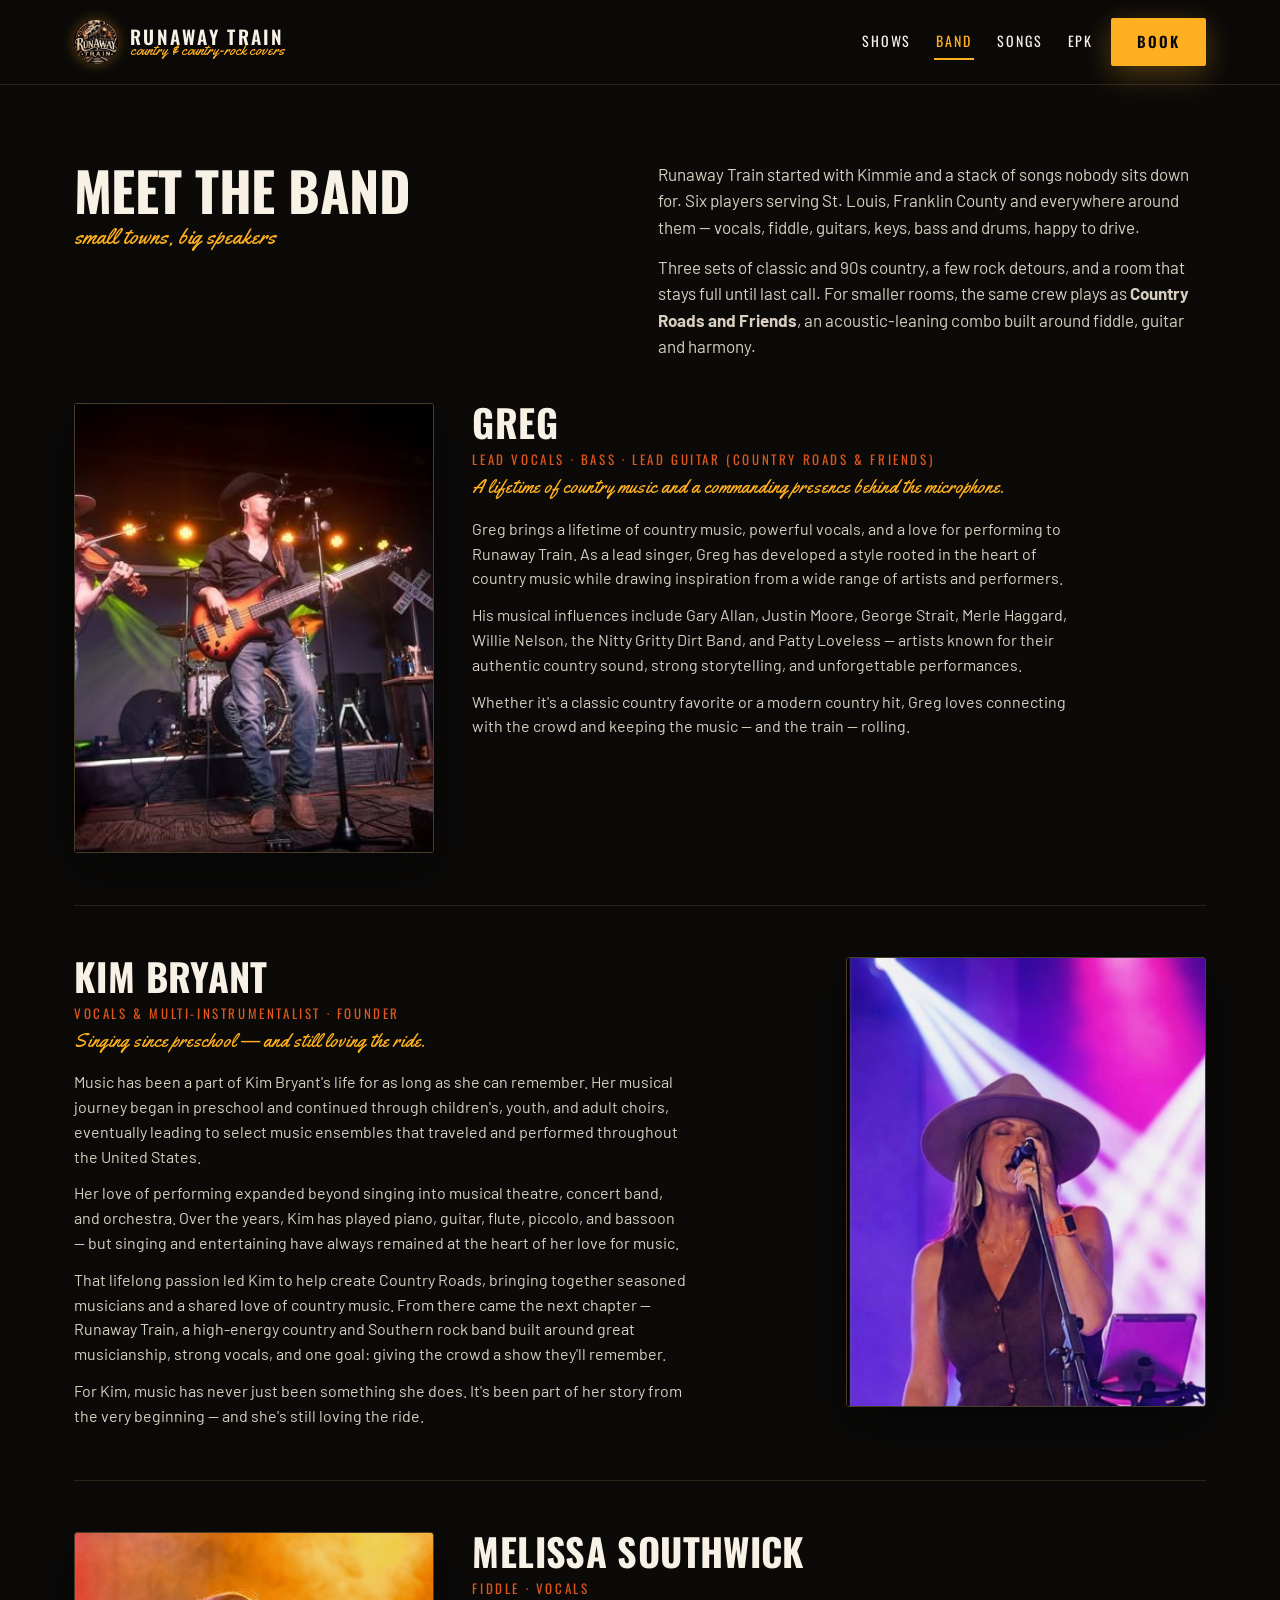
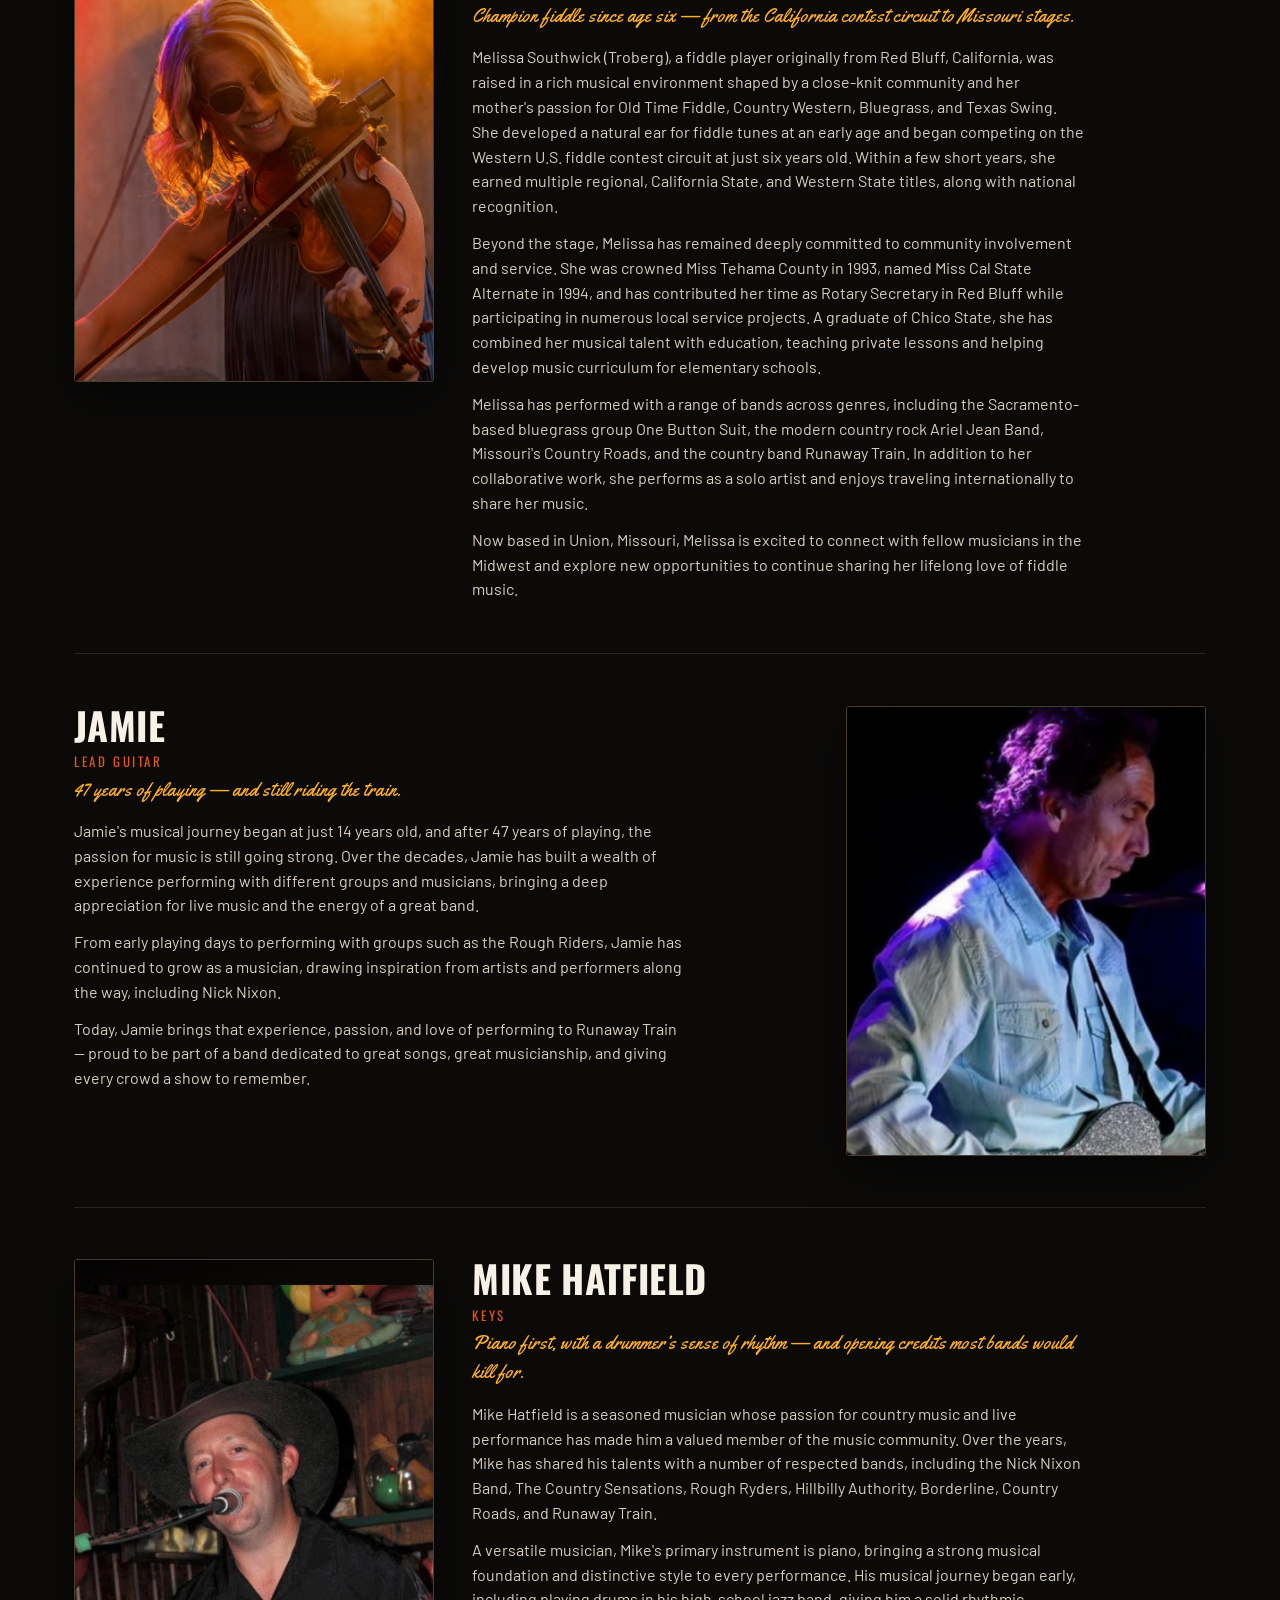
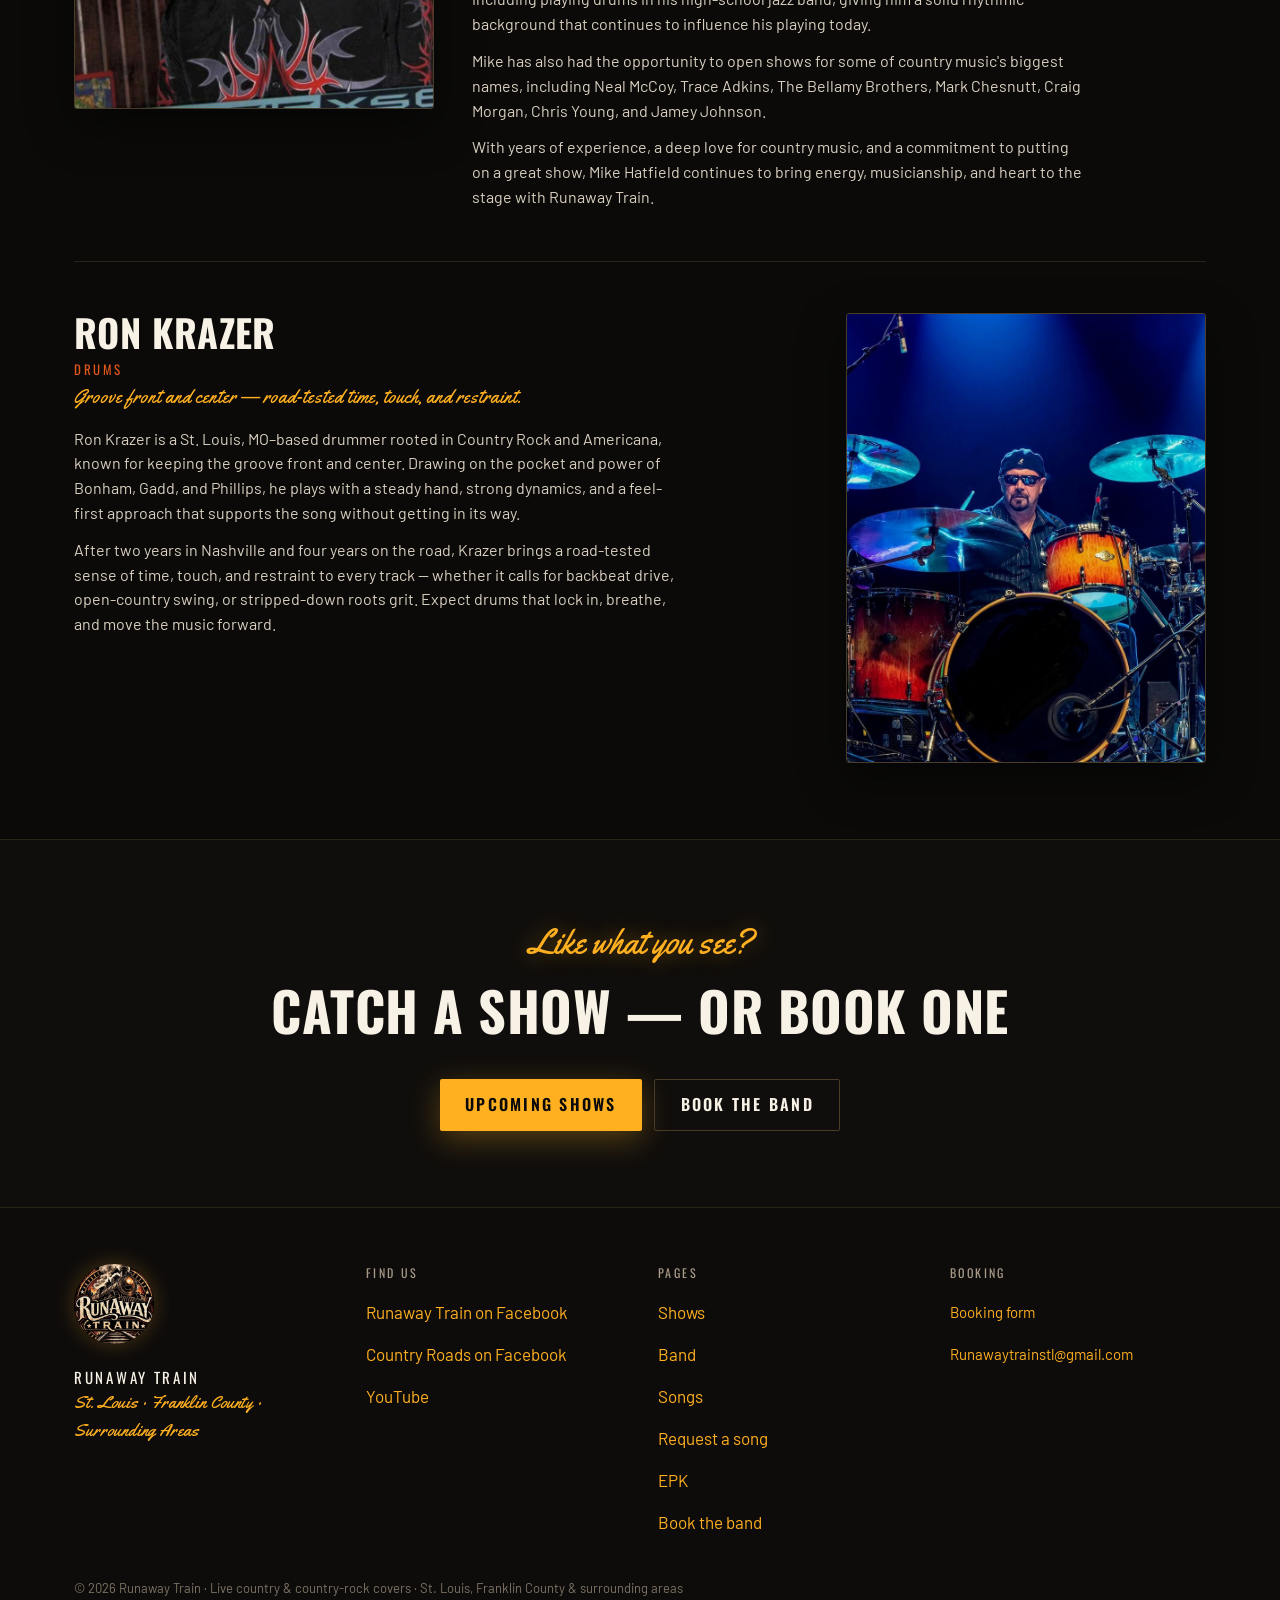
<file: band/index.html>
<!DOCTYPE html>
<html lang="en">
<head>
<meta charset="utf-8">
<meta name="viewport" content="width=device-width, initial-scale=1">
<title>Meet the Band — Runaway Train | 6-Piece Country Cover Band from Missouri</title>
<meta name="description" content="Meet Runaway Train: six players serving St. Louis, Franklin County & surrounding areas. Lead vocals, national-champion fiddle, twin guitars, keys, bass and drums — three sets of country you know every word to.">
<link rel="canonical" href="https://runawaytrain.band/band/">
<meta property="og:type" content="website">
<meta property="og:site_name" content="Runaway Train">
<meta property="og:title" content="Meet the Band — Runaway Train">
<meta property="og:description" content="Six players out of the St. Louis area. Small towns, big speakers.">
<meta property="og:url" content="https://runawaytrain.band/band/">
<meta property="og:image" content="https://runawaytrain.band/assets/img/og-image.jpg">
<meta name="twitter:card" content="summary_large_image">
<link rel="icon" href="/assets/img/photos/badge.jpg">
<link rel="preload" href="/assets/fonts/oswald-latin-600-normal.woff2" as="font" type="font/woff2" crossorigin>
<link rel="stylesheet" href="/assets/css/fonts.css?v=17">
<link rel="stylesheet" href="/assets/css/site.css?v=17">
<script defer src="/assets/js/site.js?v=17"></script>
<script type="application/ld+json">
{
  "@context": "https://schema.org",
  "@type": "BreadcrumbList",
  "itemListElement": [
    { "@type": "ListItem", "position": 1, "name": "Home", "item": "https://runawaytrain.band/" },
    { "@type": "ListItem", "position": 2, "name": "Band", "item": "https://runawaytrain.band/band/" }
  ]
}
</script>
</head>
<body>
<a class="skip-link" href="#main">Skip to content</a>

<header class="site-header">
  <div class="wrap bar">
    <a class="brand" href="/">
      <img src="/assets/img/photos/badge.jpg" alt="Runaway Train logo" width="44" height="44">
      <span>
        <span class="name">Runaway Train</span><br>
        <span class="tag">country &amp; country-rock covers</span>
      </span>
    </a>
    <nav class="site-nav" aria-label="Main">
      <a href="/shows/">Shows</a>
      <a href="/band/" aria-current="page">Band</a>
      <a href="/songs/">Songs</a>
      <a href="/epk/">EPK</a>
    </nav>
    <a class="btn btn-primary btn-book-header" href="/book/">Book</a>
    <button class="nav-toggle" aria-expanded="false" aria-controls="mobile-menu" aria-label="Menu">☰</button>
  </div>
  <nav class="mobile-menu" id="mobile-menu" aria-label="Mobile">
    <a href="/shows/">Shows</a>
    <a href="/band/" aria-current="page">Band</a>
    <a href="/songs/">Songs</a>
    <a href="/epk/">EPK</a>
    <a href="/book/">Book the band</a>
  </nav>
</header>

<main id="main">
  <section class="section" aria-labelledby="band-h">
    <div class="wrap">
      <div style="display:grid; grid-template-columns:repeat(auto-fit,minmax(min(300px,100%),1fr)); gap:var(--sp-gap); margin-bottom:44px;">
        <div>
          <h1 id="band-h" style="font-size:var(--fs-h2); line-height:1.1;">Meet the band</h1>
          <p class="kicker">small towns, big speakers</p>
        </div>
        <div style="color:var(--text-body);">
          <p style="margin:0 0 14px;">Runaway Train started with Kimmie and a stack of songs nobody sits down for. Six players serving St. Louis, Franklin County and everywhere around them — vocals, fiddle, guitars, keys, bass and drums, happy to drive.</p>
          <p style="margin:0;">Three sets of classic and 90s country, a few rock detours, and a room that stays full until last call. For smaller rooms, the same crew plays as <strong>Country Roads and Friends</strong>, an acoustic-leaning combo built around fiddle, guitar and harmony.</p>
        </div>
      </div>

      <div class="member-rows">
        <article class="member-row">
          <img class="member-photo" src="/assets/img/photos/guitar-lead.jpg" alt="Greg of Runaway Train playing guitar on stage" loading="lazy" width="800" height="1000">
          <div class="member-info">
            <h2 class="name">Greg</h2>
            <div class="role">Lead vocals &middot; Bass &middot; Lead guitar (Country Roads &amp; Friends)</div>
            <p class="hook">A lifetime of country music and a commanding presence behind the microphone.</p>
          <p>Greg brings a lifetime of country music, powerful vocals, and a love for performing to Runaway Train. As a lead singer, Greg has developed a style rooted in the heart of country music while drawing inspiration from a wide range of artists and performers.</p>
          <p>His musical influences include Gary Allan, Justin Moore, George Strait, Merle Haggard, Willie Nelson, the Nitty Gritty Dirt Band, and Patty Loveless — artists known for their authentic country sound, strong storytelling, and unforgettable performances.</p>
          <p>Whether it's a classic country favorite or a modern country hit, Greg loves connecting with the crowd and keeping the music — and the train — rolling.</p>
          </div>
        </article>
        <article class="member-row flip">
          <img class="member-photo" src="/assets/img/photos/kim-bryant.jpg" alt="Kim Bryant singing on stage" loading="lazy" width="800" height="1000">
          <div class="member-info">
            <h2 class="name">Kim Bryant</h2>
            <div class="role">Vocals &amp; multi-instrumentalist · Founder</div>
            <p class="hook">Singing since preschool — and still loving the ride.</p>
          <p>Music has been a part of Kim Bryant's life for as long as she can remember. Her musical journey began in preschool and continued through children's, youth, and adult choirs, eventually leading to select music ensembles that traveled and performed throughout the United States.</p>
          <p>Her love of performing expanded beyond singing into musical theatre, concert band, and orchestra. Over the years, Kim has played piano, guitar, flute, piccolo, and bassoon — but singing and entertaining have always remained at the heart of her love for music.</p>
          <p>That lifelong passion led Kim to help create Country Roads, bringing together seasoned musicians and a shared love of country music. From there came the next chapter — Runaway Train, a high-energy country and Southern rock band built around great musicianship, strong vocals, and one goal: giving the crowd a show they'll remember.</p>
          <p>For Kim, music has never just been something she does. It's been part of her story from the very beginning — and she's still loving the ride.</p>
          </div>
        </article>
        <article class="member-row">
          <img class="member-photo" src="/assets/img/photos/melissa-southwick-live.jpg" alt="Melissa Southwick playing fiddle under stage lights" loading="lazy" width="800" height="1000">
          <div class="member-info">
            <h2 class="name">Melissa Southwick</h2>
            <div class="role">Fiddle · Vocals</div>
            <p class="hook">Champion fiddle since age six — from the California contest circuit to Missouri stages.</p>
          <p>Melissa Southwick (Troberg), a fiddle player originally from Red Bluff, California, was raised in a rich musical environment shaped by a close-knit community and her mother's passion for Old Time Fiddle, Country Western, Bluegrass, and Texas Swing. She developed a natural ear for fiddle tunes at an early age and began competing on the Western U.S. fiddle contest circuit at just six years old. Within a few short years, she earned multiple regional, California State, and Western State titles, along with national recognition.</p>
          <p>Beyond the stage, Melissa has remained deeply committed to community involvement and service. She was crowned Miss Tehama County in 1993, named Miss Cal State Alternate in 1994, and has contributed her time as Rotary Secretary in Red Bluff while participating in numerous local service projects. A graduate of Chico State, she has combined her musical talent with education, teaching private lessons and helping develop music curriculum for elementary schools.</p>
          <p>Melissa has performed with a range of bands across genres, including the Sacramento-based bluegrass group One Button Suit, the modern country rock Ariel Jean Band, Missouri's Country Roads, and the country band Runaway Train. In addition to her collaborative work, she performs as a solo artist and enjoys traveling internationally to share her music.</p>
          <p>Now based in Union, Missouri, Melissa is excited to connect with fellow musicians in the Midwest and explore new opportunities to continue sharing her lifelong love of fiddle music.</p>
          </div>
        </article>
        <article class="member-row flip">
          <img class="member-photo" src="/assets/img/photos/jamie.jpg" alt="Jamie, lead guitarist of Runaway Train, playing on stage" loading="lazy" width="800" height="1000">
          <div class="member-info">
            <h2 class="name">Jamie</h2>
            <div class="role">Lead guitar</div>
            <p class="hook">47 years of playing — and still riding the train.</p>
          <p>Jamie's musical journey began at just 14 years old, and after 47 years of playing, the passion for music is still going strong. Over the decades, Jamie has built a wealth of experience performing with different groups and musicians, bringing a deep appreciation for live music and the energy of a great band.</p>
          <p>From early playing days to performing with groups such as the Rough Riders, Jamie has continued to grow as a musician, drawing inspiration from artists and performers along the way, including Nick Nixon.</p>
          <p>Today, Jamie brings that experience, passion, and love of performing to Runaway Train — proud to be part of a band dedicated to great songs, great musicianship, and giving every crowd a show to remember.</p>
          </div>
        </article>
        <article class="member-row">
          <img class="member-photo" src="/assets/img/photos/mike-hatfield.jpg" alt="Mike Hatfield singing at the keys" loading="lazy" width="800" height="1000">
          <div class="member-info">
            <h2 class="name">Mike Hatfield</h2>
            <div class="role">Keys</div>
            <p class="hook">Piano first, with a drummer’s sense of rhythm — and opening credits most bands would kill for.</p>
          <p>Mike Hatfield is a seasoned musician whose passion for country music and live performance has made him a valued member of the music community. Over the years, Mike has shared his talents with a number of respected bands, including the Nick Nixon Band, The Country Sensations, Rough Ryders, Hillbilly Authority, Borderline, Country Roads, and Runaway Train.</p>
          <p>A versatile musician, Mike's primary instrument is piano, bringing a strong musical foundation and distinctive style to every performance. His musical journey began early, including playing drums in his high-school jazz band, giving him a solid rhythmic background that continues to influence his playing today.</p>
          <p>Mike has also had the opportunity to open shows for some of country music's biggest names, including Neal McCoy, Trace Adkins, The Bellamy Brothers, Mark Chesnutt, Craig Morgan, Chris Young, and Jamey Johnson.</p>
          <p>With years of experience, a deep love for country music, and a commitment to putting on a great show, Mike Hatfield continues to bring energy, musicianship, and heart to the stage with Runaway Train.</p>
          </div>
        </article>
        <article class="member-row flip">
          <img class="member-photo" src="/assets/img/photos/ron-krazer.jpg" alt="Ron Krazer behind the drum kit" loading="lazy" width="800" height="1000">
          <div class="member-info">
            <h2 class="name">Ron Krazer</h2>
            <div class="role">Drums</div>
            <p class="hook">Groove front and center — road-tested time, touch, and restraint.</p>
          <p>Ron Krazer is a St. Louis, MO–based drummer rooted in Country Rock and Americana, known for keeping the groove front and center. Drawing on the pocket and power of Bonham, Gadd, and Phillips, he plays with a steady hand, strong dynamics, and a feel-first approach that supports the song without getting in its way.</p>
          <p>After two years in Nashville and four years on the road, Krazer brings a road-tested sense of time, touch, and restraint to every track — whether it calls for backbeat drive, open-country swing, or stripped-down roots grit. Expect drums that lock in, breathe, and move the music forward.</p>
          </div>
        </article>
      </div>
    </div>
  </section>

  <section class="section cta-strip section-alt" aria-labelledby="cta-h">
    <div class="wrap">
      <p class="kicker kicker-glow">Like what you see?</p>
      <h2 id="cta-h">Catch a show — or book one</h2>
      <div class="btns">
        <a class="btn btn-primary btn-lg" href="/shows/">Upcoming shows</a>
        <a class="btn btn-ghost btn-lg" href="/book/">Book the band</a>
      </div>
    </div>
  </section>
</main>

<footer class="site-footer">
  <div class="wrap footer-grid">
    <div>
      <img class="badge" src="/assets/img/photos/badge.jpg" alt="Runaway Train badge logo" width="80" height="80" loading="lazy">
      <div class="name">Runaway Train</div>
      <div class="where">St. Louis · Franklin County · Surrounding Areas</div>
    </div>
    <div>
      <div class="col-title">Find us</div>
      <div class="links">
        <a href="https://www.facebook.com/profile.php?id=61579012043675" rel="noopener">Runaway Train on Facebook</a>
        <a href="https://www.facebook.com/listentothemusic3" rel="noopener">Country Roads on Facebook</a>
        <a href="https://www.youtube.com/channel/UCtiRZH0m6ZRdXD3RcGt_FcQ" rel="noopener">YouTube</a>
      </div>
    </div>
    <div>
      <div class="col-title">Pages</div>
      <div class="links">
        <a href="/shows/">Shows</a>
        <a href="/band/">Band</a>
        <a href="/songs/">Songs</a>
        <a href="/request/">Request a song</a>
        <a href="/epk/">EPK</a>
        <a href="/book/">Book the band</a>
      </div>
    </div>
    <div>
      <div class="col-title">Booking</div>
      <div class="links" style="color:var(--text-body); font-size:15px;">
        <a href="/book/">Booking form</a>
        <a href="mailto:Runawaytrainstl@gmail.com">Runawaytrainstl@gmail.com</a>
      </div>
    </div>
  </div>
  <div class="wrap legal">© 2026 Runaway Train · Live country &amp; country-rock covers · St. Louis, Franklin County &amp; surrounding areas</div>
</footer>

<div class="mobile-bar">
  <div style="min-width:0;">
    <div class="k">Next show</div>
    <div class="v"></div>
  </div>
  <button class="btn btn-primary btn-sm" type="button">Add to calendar</button>
</div>

</body>
</html>
</file>
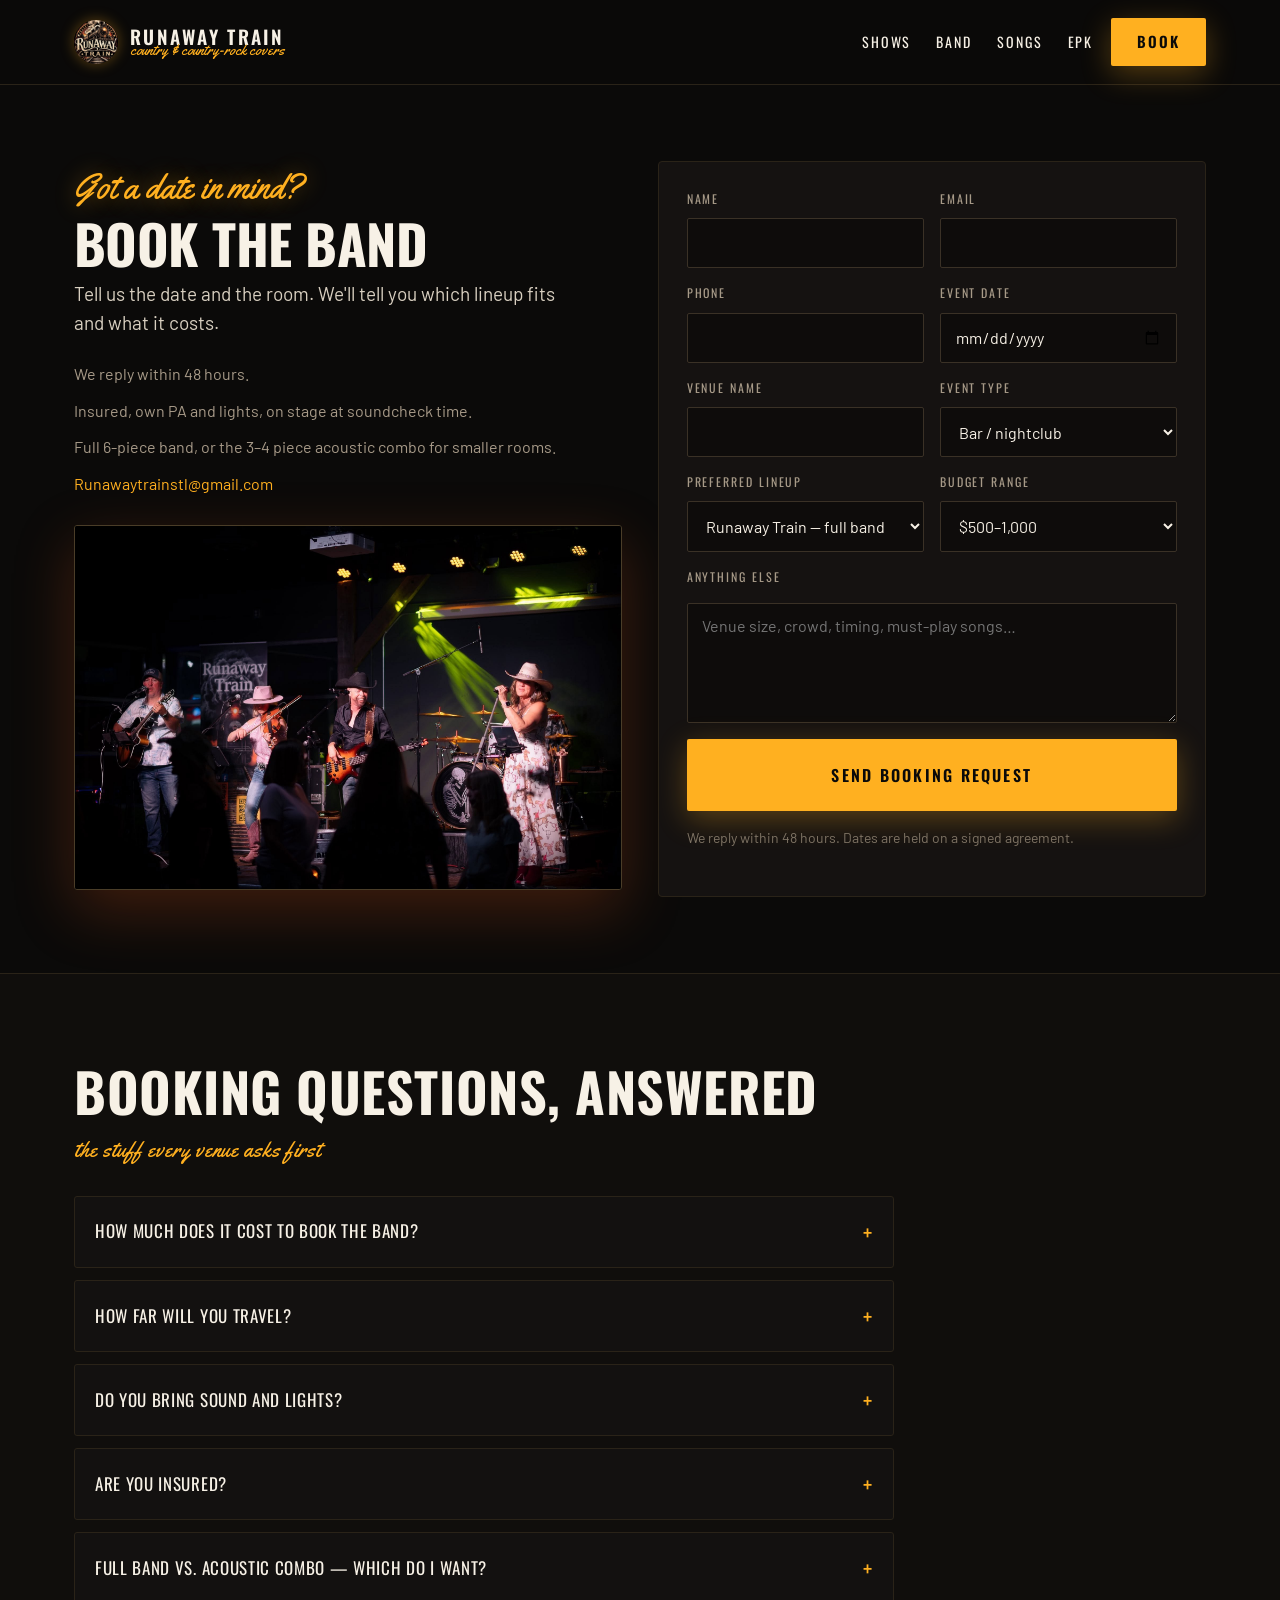
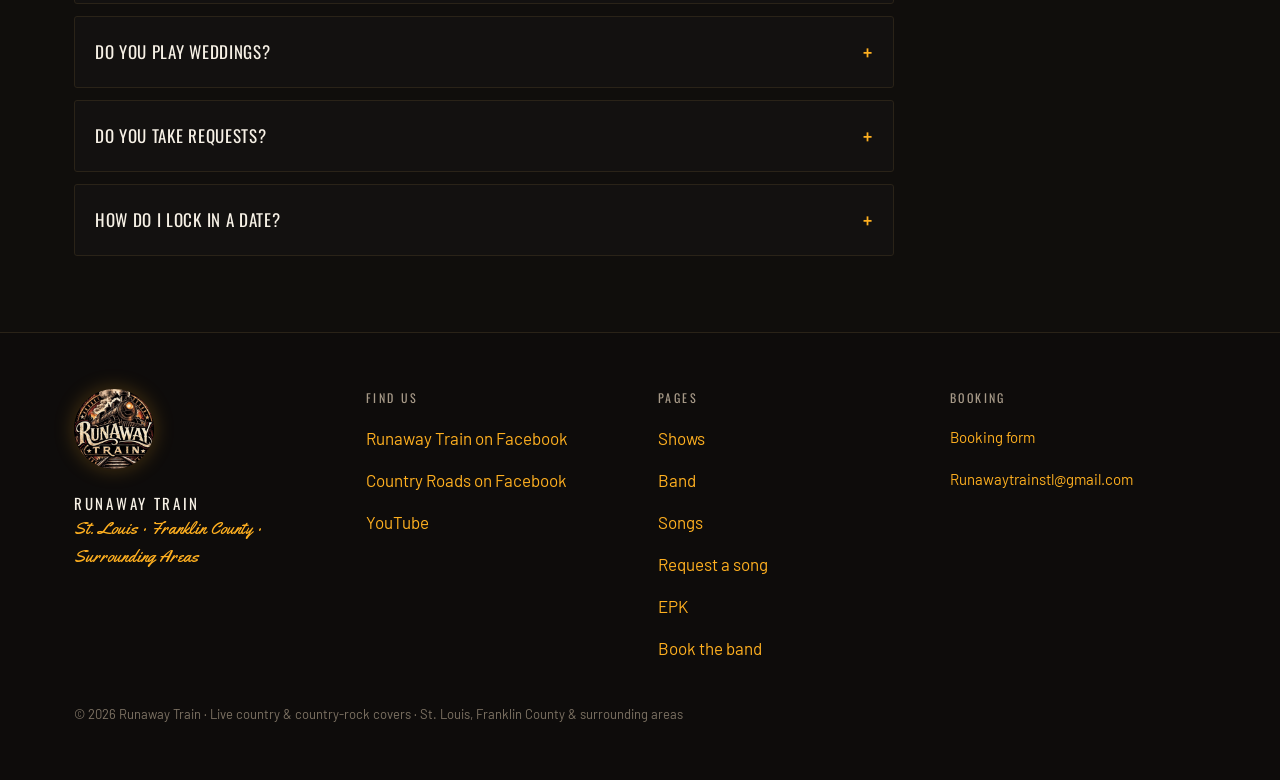
<file: book/index.html>
<!DOCTYPE html>
<html lang="en">
<head>
<meta charset="utf-8">
<meta name="viewport" content="width=device-width, initial-scale=1">
<title>Book the Band — Hire Runaway Train | Live Country Band for Events in Missouri</title>
<meta name="description" content="Hire Runaway Train for your bar, festival, wedding, winery, or private event in St. Louis, Franklin County or surrounding areas. Full 6-piece band or acoustic combo. Insured, own PA and lights. We reply within 48 hours.">
<link rel="canonical" href="https://runawaytrain.band/book/">
<meta property="og:type" content="website">
<meta property="og:site_name" content="Runaway Train">
<meta property="og:title" content="Book the Band — Runaway Train">
<meta property="og:description" content="Tell us the date and the room. We'll tell you which lineup fits and what it costs.">
<meta property="og:url" content="https://runawaytrain.band/book/">
<meta property="og:image" content="https://runawaytrain.band/assets/img/og-image.jpg">
<meta name="twitter:card" content="summary_large_image">
<link rel="icon" href="/assets/img/photos/badge.jpg">
<link rel="preload" href="/assets/fonts/oswald-latin-600-normal.woff2" as="font" type="font/woff2" crossorigin>
<link rel="stylesheet" href="/assets/css/fonts.css?v=17">
<link rel="stylesheet" href="/assets/css/site.css?v=17">
<script defer src="/assets/js/site.js?v=17"></script>
<script type="application/ld+json">
{
  "@context": "https://schema.org",
  "@type": "FAQPage",
  "mainEntity": [
    {
      "@type": "Question",
      "name": "How much does it cost to book Runaway Train?",
      "acceptedAnswer": { "@type": "Answer", "text": "Most bookings land between $500 and $5,000 depending on lineup size, date, and travel. The 3–4 piece Country Roads and Friends combo costs less than the full 6-piece band. Tell us your date and venue and we'll quote it straight — no obligation." }
    },
    {
      "@type": "Question",
      "name": "How far will the band travel for a show?",
      "acceptedAnswer": { "@type": "Answer", "text": "We play all over St. Louis, Franklin County, and the surrounding areas. For dates farther out, ask; travel is usually just a line item, not a dealbreaker." }
    },
    {
      "@type": "Question",
      "name": "Do you bring your own sound system and lights?",
      "acceptedAnswer": { "@type": "Answer", "text": "Yes. We carry our own PA and stage lighting sized for bars, patios, halls, and festival stages, and we're on stage at soundcheck time. If your venue has a house system, we're happy to use it." }
    },
    {
      "@type": "Question",
      "name": "Is the band insured?",
      "acceptedAnswer": { "@type": "Answer", "text": "Yes — we carry liability insurance and can provide a certificate for your venue or event." }
    },
    {
      "@type": "Question",
      "name": "What's the difference between Runaway Train and Country Roads and Friends?",
      "acceptedAnswer": { "@type": "Answer", "text": "Same musicians, two sizes. Runaway Train is the full 6-piece band — loud, danceable, built for fairs, festivals, and bars. Country Roads and Friends is a 3–4 piece acoustic-leaning combo around fiddle, guitar, and harmony — right for wineries, wedding ceremonies, cocktail hours, and private parties." }
    },
    {
      "@type": "Question",
      "name": "Do you play weddings and private events?",
      "acceptedAnswer": { "@type": "Answer", "text": "Yes. The acoustic combo covers ceremonies and cocktail hours; the full band turns the reception into a dance floor. We'll work from your must-play (and do-not-play) lists." }
    },
    {
      "@type": "Question",
      "name": "Do you take song requests?",
      "acceptedAnswer": { "@type": "Answer", "text": "Every night. We carry three full sets of classic and 90s country plus country-rock favorites, and we tune the setlist to the crowd in the room." }
    },
    {
      "@type": "Question",
      "name": "How do I check if a date is available?",
      "acceptedAnswer": { "@type": "Answer", "text": "Send the booking form with your date and venue. We reply within 48 hours, and dates are held on a signed agreement." }
    }
  ]
}
</script>
<script type="application/ld+json">
{
  "@context": "https://schema.org",
  "@type": "BreadcrumbList",
  "itemListElement": [
    { "@type": "ListItem", "position": 1, "name": "Home", "item": "https://runawaytrain.band/" },
    { "@type": "ListItem", "position": 2, "name": "Book the band", "item": "https://runawaytrain.band/book/" }
  ]
}
</script>
</head>
<body>
<a class="skip-link" href="#main">Skip to content</a>

<header class="site-header">
  <div class="wrap bar">
    <a class="brand" href="/">
      <img src="/assets/img/photos/badge.jpg" alt="Runaway Train logo" width="44" height="44">
      <span>
        <span class="name">Runaway Train</span><br>
        <span class="tag">country &amp; country-rock covers</span>
      </span>
    </a>
    <nav class="site-nav" aria-label="Main">
      <a href="/shows/">Shows</a>
      <a href="/band/">Band</a>
      <a href="/songs/">Songs</a>
      <a href="/epk/">EPK</a>
    </nav>
    <a class="btn btn-primary btn-book-header" href="/book/" aria-current="page">Book</a>
    <button class="nav-toggle" aria-expanded="false" aria-controls="mobile-menu" aria-label="Menu">☰</button>
  </div>
  <nav class="mobile-menu" id="mobile-menu" aria-label="Mobile">
    <a href="/shows/">Shows</a>
    <a href="/band/">Band</a>
    <a href="/songs/">Songs</a>
    <a href="/epk/">EPK</a>
    <a href="/book/" aria-current="page">Book the band</a>
  </nav>
</header>

<main id="main">
  <section class="section" aria-labelledby="book-h">
    <div class="wrap" style="display:grid; grid-template-columns:repeat(auto-fit,minmax(min(300px,100%),1fr)); gap:var(--sp-gap);">
      <div>
        <p class="kicker kicker-glow">Got a date in mind?</p>
        <h1 id="book-h" style="font-size:var(--fs-h2); line-height:.95; margin:4px 0 10px;">Book the band</h1>
        <p class="lead" style="margin:0 0 24px; max-width:44ch;">Tell us the date and the room. We'll tell you which lineup fits and what it costs.</p>
        <div style="display:flex; flex-direction:column; gap:12px; color:var(--text-muted); font-size:16px;">
          <div>We reply within 48 hours.</div>
          <div>Insured, own PA and lights, on stage at soundcheck time.</div>
          <div>Full 6-piece band, or the 3–4 piece acoustic combo for smaller rooms.</div>
          <div><a href="mailto:Runawaytrainstl@gmail.com">Runawaytrainstl@gmail.com</a></div>
        </div>
        <img src="/assets/img/photos/full-band.jpg" alt="Runaway Train full band performing on stage" loading="lazy" style="margin-top:28px; border:1px solid var(--border-warm); border-radius:var(--radius); box-shadow:0 20px 60px var(--ember-glow);" width="1024" height="681">
      </div>

      <form class="form-card" data-booking-form>
        <div class="form-row">
          <label>Name
            <input type="text" name="name" autocomplete="name" required>
          </label>
          <label>Email
            <input type="email" name="email" autocomplete="email" required>
          </label>
          <label>Phone
            <input type="tel" name="phone" autocomplete="tel">
          </label>
          <label>Event date
            <input type="date" name="event_date" required>
          </label>
          <label>Venue name
            <input type="text" name="venue" required>
          </label>
          <label>Event type
            <select name="event_type">
              <option>Bar / nightclub</option>
              <option>Festival / fair</option>
              <option>Wedding</option>
              <option>Winery</option>
              <option>Private party</option>
              <option>Corporate</option>
            </select>
          </label>
          <label>Preferred lineup
            <select name="lineup">
              <option>Runaway Train — full band</option>
              <option>Country Roads &amp; Friends — acoustic combo</option>
              <option>Not sure yet</option>
            </select>
          </label>
          <label>Budget range
            <select name="budget">
              <option>$500–1,000</option>
              <option>$1,000–2,500</option>
              <option>$2,500–5,000</option>
              <option>No set budget yet</option>
            </select>
          </label>
        </div>
        <label>Anything else
          <textarea name="message" rows="4" placeholder="Venue size, crowd, timing, must-play songs…"></textarea>
        </label>
        <!-- honeypot: humans never see or fill this -->
        <label style="position:absolute; left:-9999px;" aria-hidden="true" tabindex="-1">Website
          <input type="text" name="website" tabindex="-1" autocomplete="off">
        </label>
        <button class="btn btn-primary btn-lg" type="submit">Send booking request</button>
        <div class="form-note">We reply within 48 hours. Dates are held on a signed agreement.</div>
      </form>
    </div>
  </section>

  <section class="section section-alt" aria-labelledby="faq-h">
    <div class="wrap">
      <h2 id="faq-h">Booking questions, answered</h2>
      <p class="kicker" style="margin-bottom:28px;">the stuff every venue asks first</p>
      <div class="faq-list">
        <details>
          <summary>How much does it cost to book the band?</summary>
          <div class="a"><p>Most bookings land between $500 and $5,000 depending on lineup size, date, and travel. The 3–4 piece combo costs less than the full 6-piece band. Tell us your date and venue and we'll quote it straight — no obligation.</p></div>
        </details>
        <details>
          <summary>How far will you travel?</summary>
          <div class="a"><p>We play all over St. Louis, Franklin County, and the surrounding areas. Farther out? Ask. Travel is usually a line item, not a dealbreaker.</p></div>
        </details>
        <details>
          <summary>Do you bring sound and lights?</summary>
          <div class="a"><p>Yes — our own PA and stage lighting, sized for bars, patios, halls, and festival stages. We're on stage at soundcheck time. House system? Happy to use it.</p></div>
        </details>
        <details>
          <summary>Are you insured?</summary>
          <div class="a"><p>Yes. We carry liability insurance and can provide a certificate for your venue or event.</p></div>
        </details>
        <details>
          <summary>Full band vs. acoustic combo — which do I want?</summary>
          <div class="a"><p>Same musicians, two sizes. <strong>Runaway Train</strong> is the 6-piece — loud, danceable, built for fairs, festivals, and bars. <strong>Country Roads and Friends</strong> is the 3–4 piece acoustic-leaning combo — fiddle, guitar, harmony — right for wineries, ceremonies, cocktail hours, and private parties. Not sure? Describe the room and we'll tell you.</p></div>
        </details>
        <details>
          <summary>Do you play weddings?</summary>
          <div class="a"><p>Yes. The combo covers ceremonies and cocktail hours; the full band turns the reception into a dance floor. We'll work from your must-play (and do-not-play) lists.</p></div>
        </details>
        <details>
          <summary>Do you take requests?</summary>
          <div class="a"><p>Every night. Three full sets of classic and 90s country plus country-rock favorites, tuned to the crowd in the room.</p></div>
        </details>
        <details>
          <summary>How do I lock in a date?</summary>
          <div class="a"><p>Send the form with your date and venue. We reply within 48 hours, and dates are held on a signed agreement.</p></div>
        </details>
      </div>
    </div>
  </section>
</main>

<footer class="site-footer">
  <div class="wrap footer-grid">
    <div>
      <img class="badge" src="/assets/img/photos/badge.jpg" alt="Runaway Train badge logo" width="80" height="80" loading="lazy">
      <div class="name">Runaway Train</div>
      <div class="where">St. Louis · Franklin County · Surrounding Areas</div>
    </div>
    <div>
      <div class="col-title">Find us</div>
      <div class="links">
        <a href="https://www.facebook.com/profile.php?id=61579012043675" rel="noopener">Runaway Train on Facebook</a>
        <a href="https://www.facebook.com/listentothemusic3" rel="noopener">Country Roads on Facebook</a>
        <a href="https://www.youtube.com/channel/UCtiRZH0m6ZRdXD3RcGt_FcQ" rel="noopener">YouTube</a>
      </div>
    </div>
    <div>
      <div class="col-title">Pages</div>
      <div class="links">
        <a href="/shows/">Shows</a>
        <a href="/band/">Band</a>
        <a href="/songs/">Songs</a>
        <a href="/request/">Request a song</a>
        <a href="/epk/">EPK</a>
        <a href="/book/">Book the band</a>
      </div>
    </div>
    <div>
      <div class="col-title">Booking</div>
      <div class="links" style="color:var(--text-body); font-size:15px;">
        <a href="/book/">Booking form</a>
        <a href="mailto:Runawaytrainstl@gmail.com">Runawaytrainstl@gmail.com</a>
      </div>
    </div>
  </div>
  <div class="wrap legal">© 2026 Runaway Train · Live country &amp; country-rock covers · St. Louis, Franklin County &amp; surrounding areas</div>
</footer>

<div class="mobile-bar">
  <div style="min-width:0;">
    <div class="k">Next show</div>
    <div class="v"></div>
  </div>
  <button class="btn btn-primary btn-sm" type="button">Add to calendar</button>
</div>

</body>
</html>
</file>
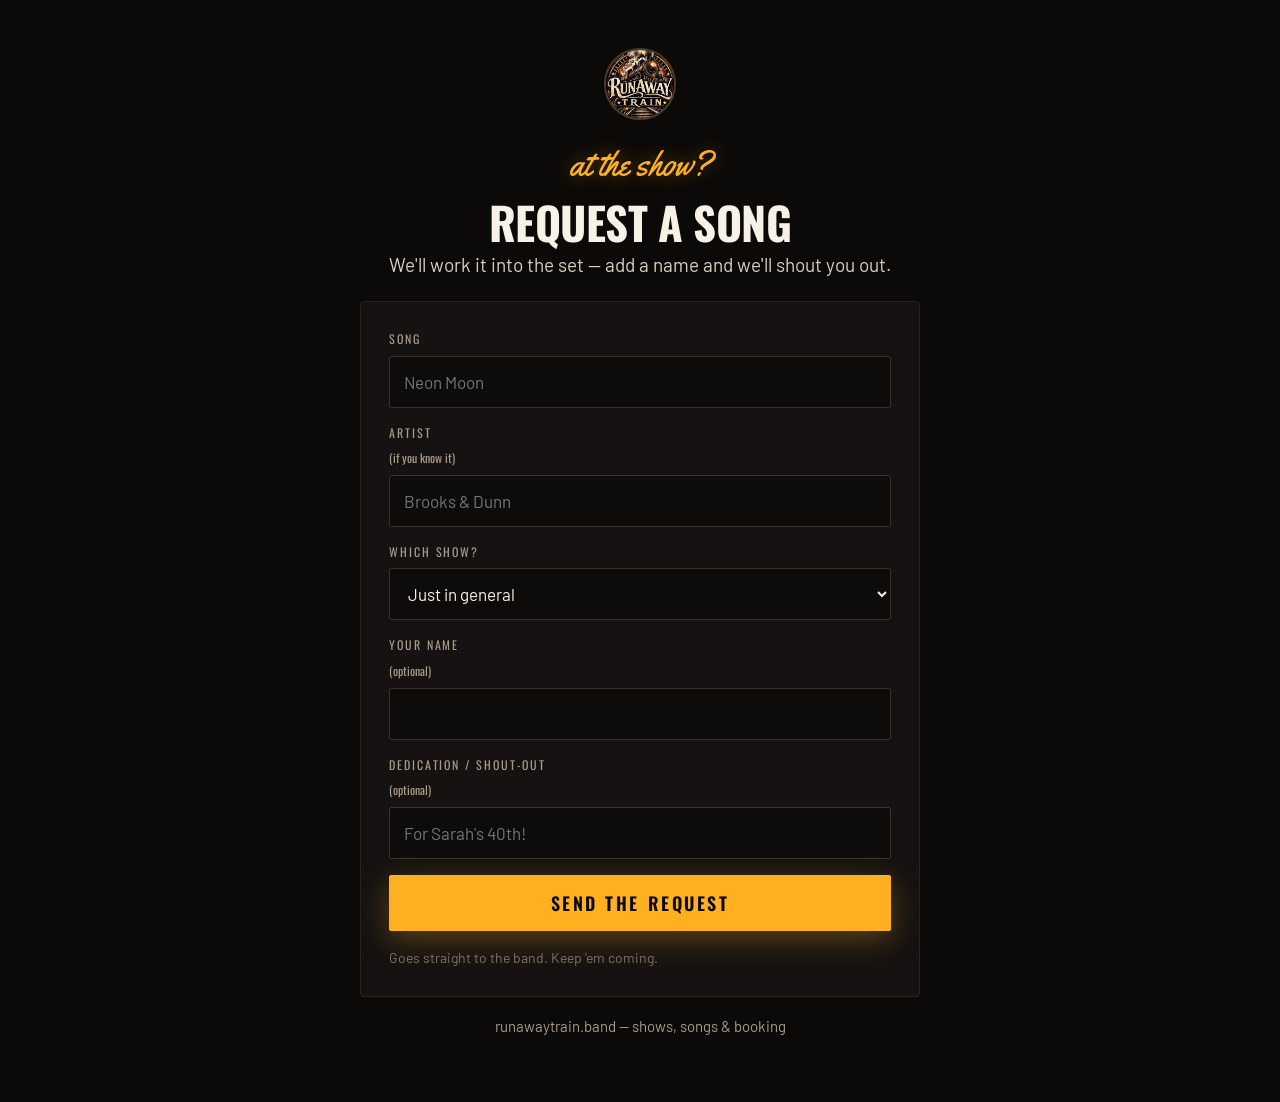
<file: request/index.html>
<!DOCTYPE html>
<html lang="en">
<head>
<meta charset="utf-8">
<meta name="viewport" content="width=device-width, initial-scale=1">
<title>Request a Song — Runaway Train</title>
<meta name="description" content="At a Runaway Train show? Request a song and we'll work it into tonight's setlist — add a dedication and we'll give it a shout-out from the stage.">
<link rel="canonical" href="https://runawaytrain.band/request/">
<meta property="og:type" content="website">
<meta property="og:site_name" content="Runaway Train">
<meta property="og:title" content="Request a Song — Runaway Train">
<meta property="og:description" content="Tell us what you want to hear and we'll work it into the set.">
<meta property="og:url" content="https://runawaytrain.band/request/">
<meta property="og:image" content="https://runawaytrain.band/assets/img/og-image.jpg">
<meta name="twitter:card" content="summary_large_image">
<link rel="icon" href="/assets/img/photos/badge.jpg">
<link rel="preload" href="/assets/fonts/oswald-latin-600-normal.woff2" as="font" type="font/woff2" crossorigin>
<link rel="stylesheet" href="/assets/css/fonts.css?v=17">
<link rel="stylesheet" href="/assets/css/site.css?v=17">
<script defer src="/assets/js/site.js?v=17"></script>
<style>
  /* One-job page: bigger targets, zero chrome */
  .request-page { min-height: 100svh; display: grid; place-items: center; padding: clamp(20px, 5vw, 48px) 16px; }
  .request-page .inner { width: min(560px, 100%); }
  .request-head { text-align: center; margin-bottom: 22px; }
  .request-head img { width: 72px; height: 72px; border-radius: 50%; border: 2px solid var(--border-strong, #4A3D28); }
  .request-head h1 { font-size: clamp(2rem, 8vw, 2.8rem); line-height: .95; margin: 10px 0 6px; }
  .request-page .form-card input,
  .request-page .form-card select { min-height: 52px; font-size: 17px; }
  .request-page .form-card .btn { width: 100%; min-height: 56px; font-size: 18px; }
  .request-back { text-align: center; margin-top: 18px; font-size: 15px; }
  .request-back a { color: var(--text-muted); }
</style>
</head>
<body>
<main class="request-page">
  <div class="inner">
    <div class="request-head">
      <a href="/"><img src="/assets/img/photos/badge.jpg" alt="Runaway Train logo" width="72" height="72"></a>
      <p class="kicker kicker-glow" style="margin:12px 0 0;">at the show?</p>
      <h1>Request a song</h1>
      <p class="lead" style="margin:0;">We'll work it into the set — add a name and we'll shout you out.</p>
    </div>
    <form class="form-card" data-request-form>
      <label>Song
        <input type="text" name="song" required maxlength="120" placeholder="Neon Moon" autocomplete="off">
      </label>
      <label>Artist <span style="text-transform:none; letter-spacing:0;">(if you know it)</span>
        <input type="text" name="artist" maxlength="120" placeholder="Brooks &amp; Dunn" autocomplete="off">
      </label>
      <label>Which show?
        <select name="show">
          <option>Just in general</option>
        </select>
      </label>
      <label>Your name <span style="text-transform:none; letter-spacing:0;">(optional)</span>
        <input type="text" name="name" maxlength="80">
      </label>
      <label>Dedication / shout-out <span style="text-transform:none; letter-spacing:0;">(optional)</span>
        <input type="text" name="dedication" maxlength="160" placeholder="For Sarah's 40th!">
      </label>
      <!-- honeypot: humans never see or fill this -->
      <label style="position:absolute; left:-9999px;" aria-hidden="true" tabindex="-1">Website
        <input type="text" name="website" tabindex="-1" autocomplete="off">
      </label>
      <button class="btn btn-primary btn-lg" type="submit">Send the request</button>
      <div class="form-note">Goes straight to the band. Keep 'em coming.</div>
    </form>
    <p class="request-back"><a href="/">runawaytrain.band — shows, songs &amp; booking</a></p>
  </div>
</main>
</body>
</html>
</file>
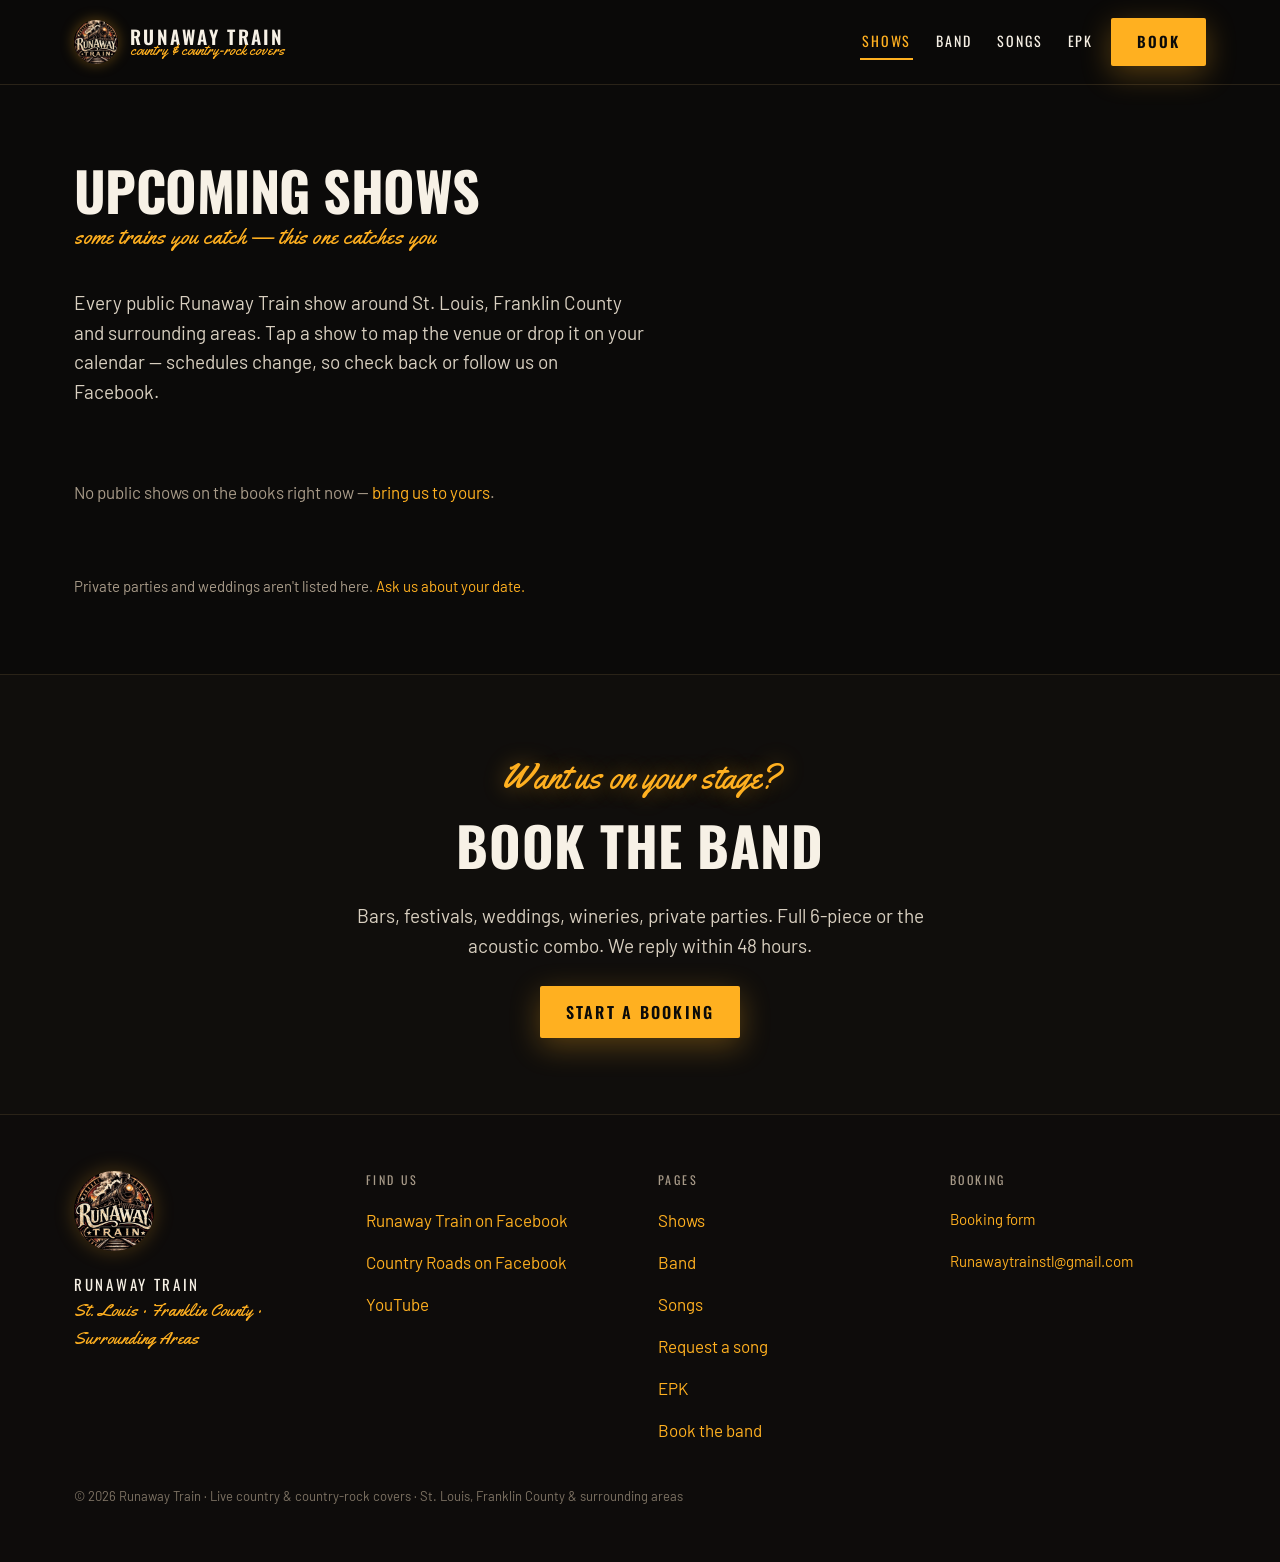
<file: shows/index.html>
<!DOCTYPE html>
<html lang="en">
<head>
<meta charset="utf-8">
<meta name="viewport" content="width=device-width, initial-scale=1">
<title>Upcoming Shows & Live Music Schedule — Runaway Train | Missouri Country Band</title>
<meta name="description" content="Where is Runaway Train playing next? Full schedule of upcoming live shows around St. Louis, Franklin County and surrounding areas. Add any show to your calendar.">
<link rel="canonical" href="https://runawaytrain.band/shows/">
<meta property="og:type" content="website">
<meta property="og:site_name" content="Runaway Train">
<meta property="og:title" content="Upcoming Shows — Runaway Train">
<meta property="og:description" content="Full schedule of upcoming live shows around St. Louis &amp; Franklin County.">
<meta property="og:url" content="https://runawaytrain.band/shows/">
<meta property="og:image" content="https://runawaytrain.band/assets/img/og-image.jpg">
<meta name="twitter:card" content="summary_large_image">
<link rel="icon" href="/assets/img/photos/badge.jpg">
<link rel="preload" href="/assets/fonts/oswald-latin-600-normal.woff2" as="font" type="font/woff2" crossorigin>
<link rel="stylesheet" href="/assets/css/fonts.css?v=17">
<link rel="stylesheet" href="/assets/css/site.css?v=17">
<script defer src="/assets/js/site.js?v=17"></script>
<script type="application/ld+json">
{
  "@context": "https://schema.org",
  "@type": "BreadcrumbList",
  "itemListElement": [
    { "@type": "ListItem", "position": 1, "name": "Home", "item": "https://runawaytrain.band/" },
    { "@type": "ListItem", "position": 2, "name": "Shows", "item": "https://runawaytrain.band/shows/" }
  ]
}
</script>
</head>
<body>
<a class="skip-link" href="#main">Skip to content</a>

<header class="site-header">
  <div class="wrap bar">
    <a class="brand" href="/">
      <img src="/assets/img/photos/badge.jpg" alt="Runaway Train logo" width="44" height="44">
      <span>
        <span class="name">Runaway Train</span><br>
        <span class="tag">country &amp; country-rock covers</span>
      </span>
    </a>
    <nav class="site-nav" aria-label="Main">
      <a href="/shows/" aria-current="page">Shows</a>
      <a href="/band/">Band</a>
      <a href="/songs/">Songs</a>
      <a href="/epk/">EPK</a>
    </nav>
    <a class="btn btn-primary btn-book-header" href="/book/">Book</a>
    <button class="nav-toggle" aria-expanded="false" aria-controls="mobile-menu" aria-label="Menu">☰</button>
  </div>
  <nav class="mobile-menu" id="mobile-menu" aria-label="Mobile">
    <a href="/shows/" aria-current="page">Shows</a>
    <a href="/band/">Band</a>
    <a href="/songs/">Songs</a>
    <a href="/epk/">EPK</a>
    <a href="/book/">Book the band</a>
  </nav>
</header>

<main id="main">
  <section class="section" aria-labelledby="shows-h">
    <div class="wrap">
      <div class="section-head">
        <div>
          <h1 id="shows-h" style="font-size:var(--fs-h2); line-height:1.1;">Upcoming shows</h1>
          <p class="kicker">some trains you catch — this one catches you</p>
        </div>
      </div>
      <p class="lead" style="margin:0 0 30px;">Every public Runaway Train show around St. Louis, Franklin County and surrounding areas. Tap a show to map the venue or drop it on your calendar — schedules change, so check back or follow us on Facebook.</p>

      <div class="show-list" data-shows="0">
        <noscript>
          <p class="show-empty">The live schedule needs JavaScript. Find us on Facebook for current dates.</p>
        </noscript>
      </div>

      <p style="margin:26px 0 0; color:var(--text-muted); font-size:15px;">Private parties and weddings aren't listed here. <a href="/book/">Ask us about your date.</a></p>
    </div>
  </section>

  <section class="section cta-strip section-alt" aria-labelledby="cta-h">
    <div class="wrap">
      <p class="kicker kicker-glow">Want us on your stage?</p>
      <h2 id="cta-h">Book the band</h2>
      <p class="lead" style="margin:14px auto 0;">Bars, festivals, weddings, wineries, private parties. Full 6-piece or the acoustic combo. We reply within 48 hours.</p>
      <div class="btns">
        <a class="btn btn-primary btn-lg" href="/book/">Start a booking</a>
      </div>
    </div>
  </section>
</main>

<footer class="site-footer">
  <div class="wrap footer-grid">
    <div>
      <img class="badge" src="/assets/img/photos/badge.jpg" alt="Runaway Train badge logo" width="80" height="80" loading="lazy">
      <div class="name">Runaway Train</div>
      <div class="where">St. Louis · Franklin County · Surrounding Areas</div>
    </div>
    <div>
      <div class="col-title">Find us</div>
      <div class="links">
        <a href="https://www.facebook.com/profile.php?id=61579012043675" rel="noopener">Runaway Train on Facebook</a>
        <a href="https://www.facebook.com/listentothemusic3" rel="noopener">Country Roads on Facebook</a>
        <a href="https://www.youtube.com/channel/UCtiRZH0m6ZRdXD3RcGt_FcQ" rel="noopener">YouTube</a>
      </div>
    </div>
    <div>
      <div class="col-title">Pages</div>
      <div class="links">
        <a href="/shows/">Shows</a>
        <a href="/band/">Band</a>
        <a href="/songs/">Songs</a>
        <a href="/request/">Request a song</a>
        <a href="/epk/">EPK</a>
        <a href="/book/">Book the band</a>
      </div>
    </div>
    <div>
      <div class="col-title">Booking</div>
      <div class="links" style="color:var(--text-body); font-size:15px;">
        <a href="/book/">Booking form</a>
        <a href="mailto:Runawaytrainstl@gmail.com">Runawaytrainstl@gmail.com</a>
      </div>
    </div>
  </div>
  <div class="wrap legal">© 2026 Runaway Train · Live country &amp; country-rock covers · St. Louis, Franklin County &amp; surrounding areas</div>
</footer>

<div class="mobile-bar">
  <div style="min-width:0;">
    <div class="k">Next show</div>
    <div class="v"></div>
  </div>
  <button class="btn btn-primary btn-sm" type="button">Add to calendar</button>
</div>

</body>
</html>
</file>
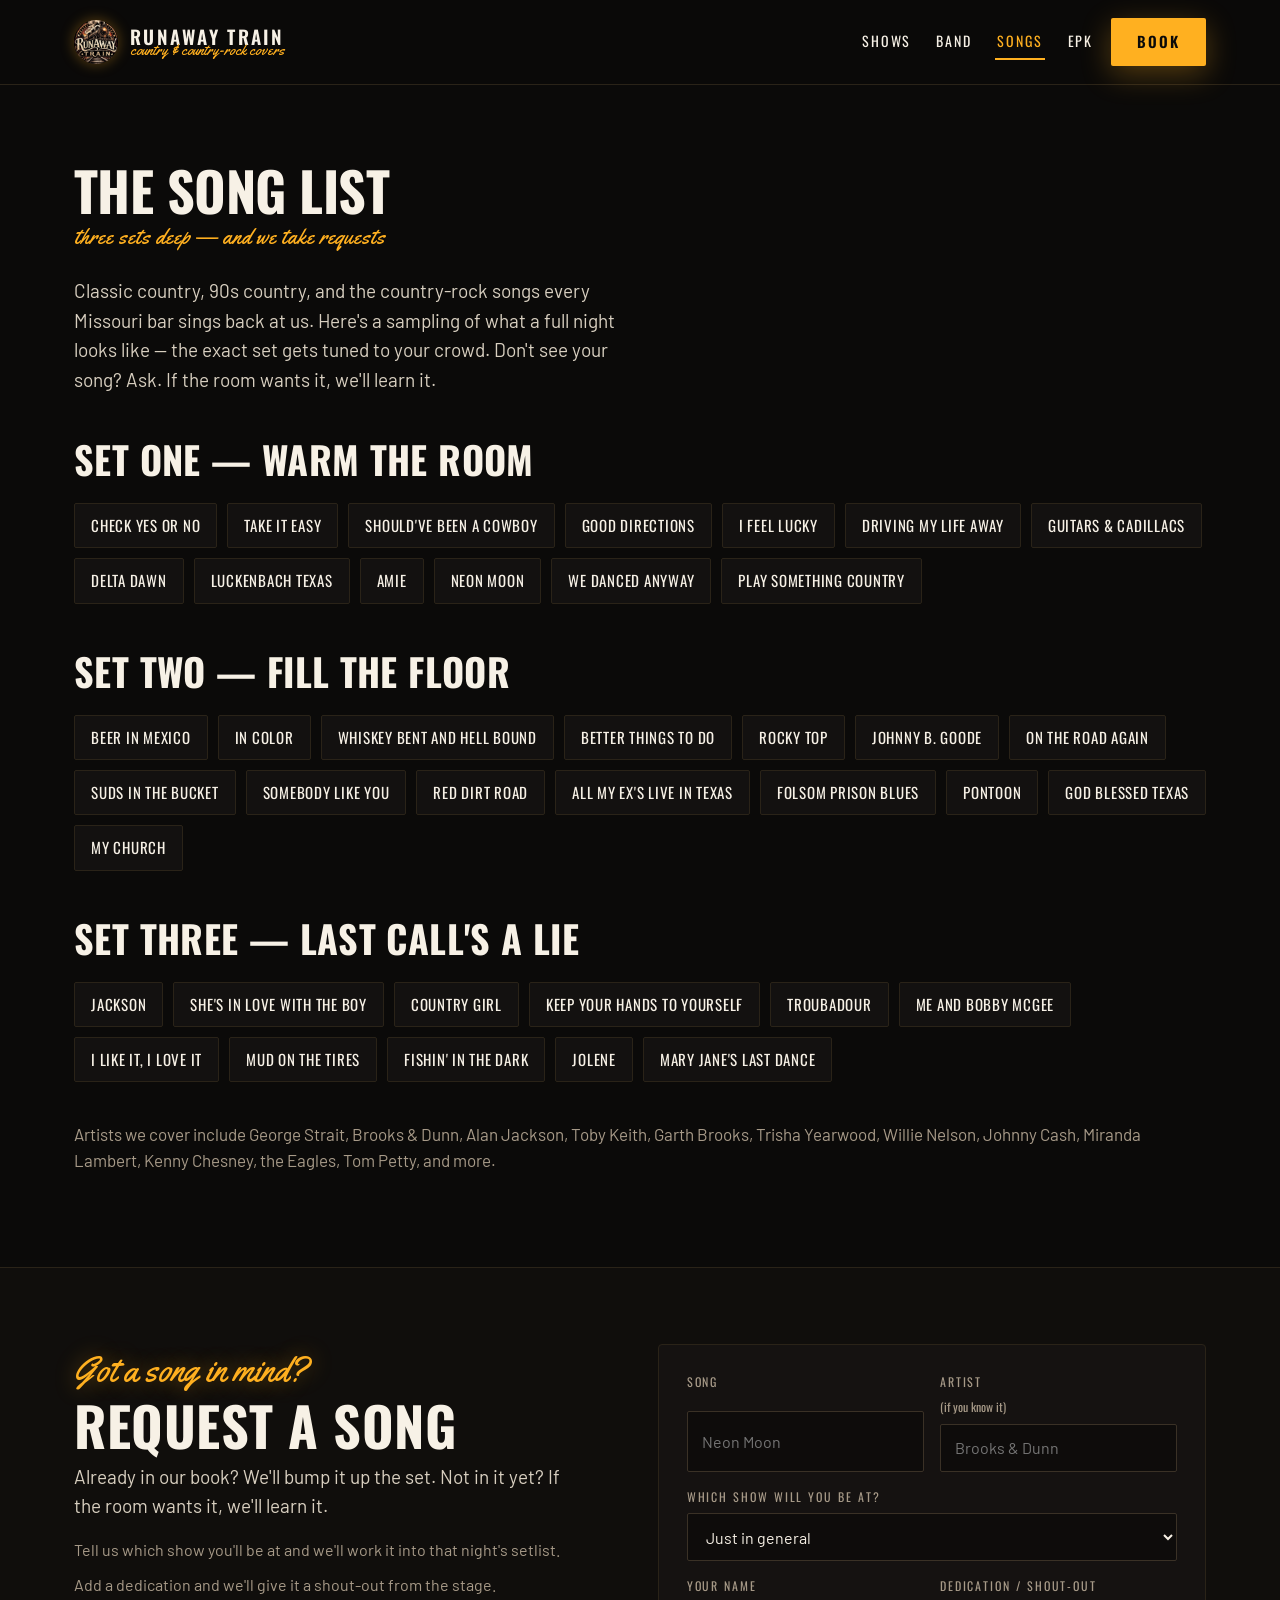
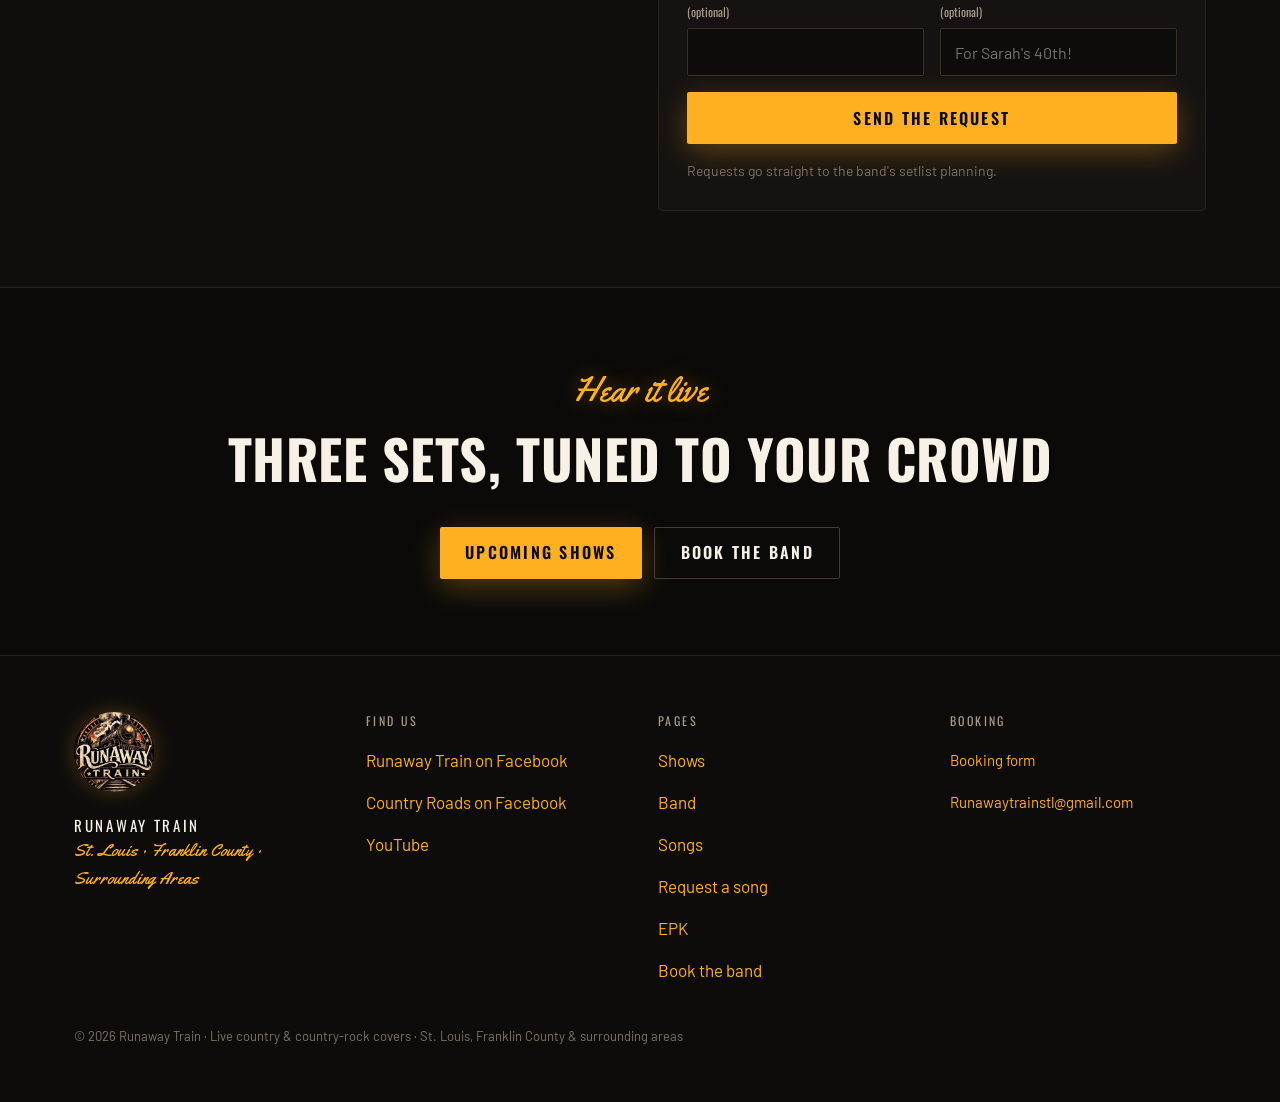
<file: songs/index.html>
<!DOCTYPE html>
<html lang="en">
<head>
<meta charset="utf-8">
<meta name="viewport" content="width=device-width, initial-scale=1">
<title>Song List — Runaway Train | Country & Country-Rock Cover Band Setlist</title>
<meta name="description" content="What songs does Runaway Train play? Three full sets of classic and 90s country covers — George Strait, Brooks & Dunn, Alan Jackson, Toby Keith — plus country-rock crowd favorites. We take requests.">
<link rel="canonical" href="https://runawaytrain.band/songs/">
<meta property="og:type" content="website">
<meta property="og:site_name" content="Runaway Train">
<meta property="og:title" content="Song List — Runaway Train">
<meta property="og:description" content="Three full sets of country you already know every word to. We take requests.">
<meta property="og:url" content="https://runawaytrain.band/songs/">
<meta property="og:image" content="https://runawaytrain.band/assets/img/og-image.jpg">
<meta name="twitter:card" content="summary_large_image">
<link rel="icon" href="/assets/img/photos/badge.jpg">
<link rel="preload" href="/assets/fonts/oswald-latin-600-normal.woff2" as="font" type="font/woff2" crossorigin>
<link rel="stylesheet" href="/assets/css/fonts.css?v=17">
<link rel="stylesheet" href="/assets/css/site.css?v=17">
<script defer src="/assets/js/site.js?v=17"></script>
<script type="application/ld+json">
{
  "@context": "https://schema.org",
  "@type": "BreadcrumbList",
  "itemListElement": [
    { "@type": "ListItem", "position": 1, "name": "Home", "item": "https://runawaytrain.band/" },
    { "@type": "ListItem", "position": 2, "name": "Songs", "item": "https://runawaytrain.band/songs/" }
  ]
}
</script>
</head>
<body>
<a class="skip-link" href="#main">Skip to content</a>

<header class="site-header">
  <div class="wrap bar">
    <a class="brand" href="/">
      <img src="/assets/img/photos/badge.jpg" alt="Runaway Train logo" width="44" height="44">
      <span>
        <span class="name">Runaway Train</span><br>
        <span class="tag">country &amp; country-rock covers</span>
      </span>
    </a>
    <nav class="site-nav" aria-label="Main">
      <a href="/shows/">Shows</a>
      <a href="/band/">Band</a>
      <a href="/songs/" aria-current="page">Songs</a>
      <a href="/epk/">EPK</a>
    </nav>
    <a class="btn btn-primary btn-book-header" href="/book/">Book</a>
    <button class="nav-toggle" aria-expanded="false" aria-controls="mobile-menu" aria-label="Menu">☰</button>
  </div>
  <nav class="mobile-menu" id="mobile-menu" aria-label="Mobile">
    <a href="/shows/">Shows</a>
    <a href="/band/">Band</a>
    <a href="/songs/" aria-current="page">Songs</a>
    <a href="/epk/">EPK</a>
    <a href="/book/">Book the band</a>
  </nav>
</header>

<main id="main">
  <section class="section" aria-labelledby="songs-h">
    <div class="wrap">
      <h1 id="songs-h" style="font-size:var(--fs-h2); line-height:1.1;">The song list</h1>
      <p class="kicker" style="margin-bottom:22px;">three sets deep — and we take requests</p>
      <p class="lead" style="margin:0 0 36px;">Classic country, 90s country, and the country-rock songs every Missouri bar sings back at us. Here's a sampling of what a full night looks like — the exact set gets tuned to your crowd. Don't see your song? Ask. If the room wants it, we'll learn it.</p>

      <div class="song-set">
        <h2 style="font-size:var(--fs-h3);">Set one — warm the room</h2>
        <ul class="song-chips">
          <li>Check Yes or No</li><li>Take It Easy</li><li>Should've Been a Cowboy</li><li>Good Directions</li><li>I Feel Lucky</li><li>Driving My Life Away</li><li>Guitars &amp; Cadillacs</li><li>Delta Dawn</li><li>Luckenbach Texas</li><li>Amie</li><li>Neon Moon</li><li>We Danced Anyway</li><li>Play Something Country</li>
        </ul>
      </div>

      <div class="song-set">
        <h2 style="font-size:var(--fs-h3);">Set two — fill the floor</h2>
        <ul class="song-chips">
          <li>Beer in Mexico</li><li>In Color</li><li>Whiskey Bent and Hell Bound</li><li>Better Things to Do</li><li>Rocky Top</li><li>Johnny B. Goode</li><li>On the Road Again</li><li>Suds in the Bucket</li><li>Somebody Like You</li><li>Red Dirt Road</li><li>All My Ex's Live in Texas</li><li>Folsom Prison Blues</li><li>Pontoon</li><li>God Blessed Texas</li><li>My Church</li>
        </ul>
      </div>

      <div class="song-set">
        <h2 style="font-size:var(--fs-h3);">Set three — last call's a lie</h2>
        <ul class="song-chips">
          <li>Jackson</li><li>She's in Love with the Boy</li><li>Country Girl</li><li>Keep Your Hands to Yourself</li><li>Troubadour</li><li>Me and Bobby McGee</li><li>I Like It, I Love It</li><li>Mud on the Tires</li><li>Fishin' in the Dark</li><li>Jolene</li><li>Mary Jane's Last Dance</li>
        </ul>
      </div>

      <p style="color:var(--text-muted);">Artists we cover include George Strait, Brooks &amp; Dunn, Alan Jackson, Toby Keith, Garth Brooks, Trisha Yearwood, Willie Nelson, Johnny Cash, Miranda Lambert, Kenny Chesney, the Eagles, Tom Petty, and more.</p>
    </div>
  </section>

  <section class="section section-alt" id="request" aria-labelledby="request-h">
    <div class="wrap" style="display:grid; grid-template-columns:repeat(auto-fit,minmax(min(300px,100%),1fr)); gap:var(--sp-gap);">
      <div>
        <p class="kicker kicker-glow">Got a song in mind?</p>
        <h2 id="request-h" style="line-height:.95; margin:4px 0 10px;">Request a song</h2>
        <p class="lead" style="margin:0 0 18px; max-width:46ch;">Already in our book? We'll bump it up the set. Not in it yet? If the room wants it, we'll learn it.</p>
        <div style="display:flex; flex-direction:column; gap:10px; color:var(--text-muted); font-size:16px;">
          <div>Tell us which show you'll be at and we'll work it into that night's setlist.</div>
          <div>Add a dedication and we'll give it a shout-out from the stage.</div>
        </div>
      </div>
      <form class="form-card" data-request-form>
        <div class="form-row">
          <label>Song
            <input type="text" name="song" required maxlength="120" placeholder="Neon Moon">
          </label>
          <label>Artist <span style="text-transform:none; letter-spacing:0;">(if you know it)</span>
            <input type="text" name="artist" maxlength="120" placeholder="Brooks &amp; Dunn">
          </label>
        </div>
        <label>Which show will you be at?
          <select name="show">
            <option>Just in general</option>
          </select>
        </label>
        <div class="form-row">
          <label>Your name <span style="text-transform:none; letter-spacing:0;">(optional)</span>
            <input type="text" name="name" maxlength="80">
          </label>
          <label>Dedication / shout-out <span style="text-transform:none; letter-spacing:0;">(optional)</span>
            <input type="text" name="dedication" maxlength="160" placeholder="For Sarah's 40th!">
          </label>
        </div>
        <!-- honeypot: humans never see or fill this -->
        <label style="position:absolute; left:-9999px;" aria-hidden="true" tabindex="-1">Website
          <input type="text" name="website" tabindex="-1" autocomplete="off">
        </label>
        <button class="btn btn-primary btn-lg" type="submit">Send the request</button>
        <div class="form-note">Requests go straight to the band's setlist planning.</div>
      </form>
    </div>
  </section>

  <section class="section cta-strip" aria-labelledby="cta-h">
    <div class="wrap">
      <p class="kicker kicker-glow">Hear it live</p>
      <h2 id="cta-h">Three sets, tuned to your crowd</h2>
      <div class="btns">
        <a class="btn btn-primary btn-lg" href="/shows/">Upcoming shows</a>
        <a class="btn btn-ghost btn-lg" href="/book/">Book the band</a>
      </div>
    </div>
  </section>
</main>

<footer class="site-footer">
  <div class="wrap footer-grid">
    <div>
      <img class="badge" src="/assets/img/photos/badge.jpg" alt="Runaway Train badge logo" width="80" height="80" loading="lazy">
      <div class="name">Runaway Train</div>
      <div class="where">St. Louis · Franklin County · Surrounding Areas</div>
    </div>
    <div>
      <div class="col-title">Find us</div>
      <div class="links">
        <a href="https://www.facebook.com/profile.php?id=61579012043675" rel="noopener">Runaway Train on Facebook</a>
        <a href="https://www.facebook.com/listentothemusic3" rel="noopener">Country Roads on Facebook</a>
        <a href="https://www.youtube.com/channel/UCtiRZH0m6ZRdXD3RcGt_FcQ" rel="noopener">YouTube</a>
      </div>
    </div>
    <div>
      <div class="col-title">Pages</div>
      <div class="links">
        <a href="/shows/">Shows</a>
        <a href="/band/">Band</a>
        <a href="/songs/">Songs</a>
        <a href="/request/">Request a song</a>
        <a href="/epk/">EPK</a>
        <a href="/book/">Book the band</a>
      </div>
    </div>
    <div>
      <div class="col-title">Booking</div>
      <div class="links" style="color:var(--text-body); font-size:15px;">
        <a href="/book/">Booking form</a>
        <a href="mailto:Runawaytrainstl@gmail.com">Runawaytrainstl@gmail.com</a>
      </div>
    </div>
  </div>
  <div class="wrap legal">© 2026 Runaway Train · Live country &amp; country-rock covers · St. Louis, Franklin County &amp; surrounding areas</div>
</footer>

<div class="mobile-bar">
  <div style="min-width:0;">
    <div class="k">Next show</div>
    <div class="v"></div>
  </div>
  <button class="btn btn-primary btn-sm" type="button">Add to calendar</button>
</div>

</body>
</html>
</file>
<file: assets/css/fonts.css>
/* Self-hosted fonts (latin subsets, woff2) — no third-party requests. */
@font-face { font-family: 'Oswald'; font-style: normal; font-weight: 400; font-display: swap; src: url('/assets/fonts/oswald-latin-400-normal.woff2') format('woff2'); }
@font-face { font-family: 'Oswald'; font-style: normal; font-weight: 500; font-display: swap; src: url('/assets/fonts/oswald-latin-500-normal.woff2') format('woff2'); }
@font-face { font-family: 'Oswald'; font-style: normal; font-weight: 600; font-display: swap; src: url('/assets/fonts/oswald-latin-600-normal.woff2') format('woff2'); }
@font-face { font-family: 'Oswald'; font-style: normal; font-weight: 700; font-display: swap; src: url('/assets/fonts/oswald-latin-700-normal.woff2') format('woff2'); }
@font-face { font-family: 'Barlow'; font-style: normal; font-weight: 400; font-display: swap; src: url('/assets/fonts/barlow-latin-400-normal.woff2') format('woff2'); }
@font-face { font-family: 'Barlow'; font-style: italic; font-weight: 400; font-display: swap; src: url('/assets/fonts/barlow-latin-400-italic.woff2') format('woff2'); }
@font-face { font-family: 'Barlow'; font-style: normal; font-weight: 500; font-display: swap; src: url('/assets/fonts/barlow-latin-500-normal.woff2') format('woff2'); }
@font-face { font-family: 'Barlow'; font-style: normal; font-weight: 600; font-display: swap; src: url('/assets/fonts/barlow-latin-600-normal.woff2') format('woff2'); }
@font-face { font-family: 'Barlow'; font-style: normal; font-weight: 700; font-display: swap; src: url('/assets/fonts/barlow-latin-700-normal.woff2') format('woff2'); }
@font-face { font-family: 'Yellowtail'; font-style: normal; font-weight: 400; font-display: swap; src: url('/assets/fonts/yellowtail-latin-400-normal.woff2') format('woff2'); }
</file>
<file: assets/css/site.css>
/* ============================================================
   Runaway Train — Neon design system
   Fluid, mobile-first. Tokens from "Runaway Train v3 - Neon".
   ============================================================ */

:root {
  /* color */
  --bg: #0B0A09;
  --bg-2: #100E0C;
  --bg-3: #0E0C0B;
  --surface: #131110;
  --surface-2: #151211;
  --surface-hover: #181412;
  --field: #0E0C0B;
  --border: #2A2318;
  --border-warm: #4A3D28;
  --border-field: #3A3126;
  --text: #F7F1E6;
  --text-body: #D8CFC0;
  --text-muted: #A79A88;
  --text-dim: #7E7364;
  --amber: #FFB020;
  --amber-hi: #FFD37A;
  --ember: #E0561B;
  --amber-glow: rgba(255, 176, 32, .35);
  --ember-glow: rgba(224, 86, 27, .25);

  /* type */
  --f-display: 'Oswald', sans-serif;
  --f-body: 'Barlow', system-ui, sans-serif;
  --f-script: 'Yellowtail', cursive;

  /* fluid type scale */
  --fs-hero: clamp(2.875rem, 2rem + 6.5vw, 5.375rem);   /* 46 → 86 */
  --fs-h2: clamp(2rem, 1.4rem + 3.2vw, 3.375rem);       /* 32 → 54 */
  --fs-h3: clamp(1.75rem, 1.5rem + 1.2vw, 2.375rem);    /* 28 → 38 */
  --fs-script-lg: clamp(1.625rem, 1.3rem + 1.6vw, 2.125rem);
  --fs-script: clamp(1.25rem, 1.1rem + .6vw, 1.375rem);
  --fs-lead: clamp(1.0625rem, 1rem + .35vw, 1.1875rem); /* 17 → 19 */
  --fs-base: 1.0625rem;

  /* fluid space */
  --sp-section: clamp(3rem, 2rem + 5vw, 4.75rem);       /* 48 → 76 */
  --sp-gap: clamp(1.25rem, 1rem + 1.5vw, 2.5rem);
  --wrap: 1180px;
  --pad-x: clamp(1rem, .6rem + 2vw, 1.5rem);
  --radius: 3px;
}

/* ---- reset-ish ---- */
* { box-sizing: border-box; }
html { scroll-behavior: smooth; }
html, body { margin: 0; padding: 0; }
body {
  background: var(--bg);
  color: var(--text);
  font-family: var(--f-body);
  font-size: var(--fs-base);
  line-height: 1.55;
  overflow-x: hidden;
  -webkit-font-smoothing: antialiased;
}
img { max-width: 100%; height: auto; }
a { color: var(--amber); text-decoration: none; }
a:hover { color: var(--amber-hi); }
input, select, textarea, button { font-family: var(--f-body); }
:focus-visible { outline: 3px solid var(--amber); outline-offset: 2px; }

.wrap { max-width: var(--wrap); margin: 0 auto; padding-left: var(--pad-x); padding-right: var(--pad-x); }

/* skip link */
.skip-link {
  position: absolute; left: -999px; top: 0; z-index: 100;
  background: var(--amber); color: var(--bg); padding: 10px 18px;
  font-family: var(--f-display); text-transform: uppercase; letter-spacing: .1em; font-size: 14px;
}
.skip-link:focus { left: 0; color: var(--bg); }

/* ---- header ---- */
.site-header {
  position: sticky; top: 0; z-index: 50;
  background: rgba(11, 10, 9, .92);
  backdrop-filter: blur(10px);
  -webkit-backdrop-filter: blur(10px);
  border-bottom: 1px solid var(--border);
}
.site-header .bar {
  display: flex; align-items: center; gap: 16px;
  padding-top: 18px; padding-bottom: 18px;
  transition: padding .2s ease;
}
.site-header.scrolled .bar { padding-top: 10px; padding-bottom: 10px; }
.brand { display: flex; align-items: center; gap: 12px; min-width: 0; color: var(--text); }
.brand:hover { color: var(--text); }
.brand img {
  width: 44px; height: 44px; flex: 0 0 auto; border-radius: 50%;
  object-fit: cover; box-shadow: 0 0 14px var(--amber-glow);
}
.brand br { display: none; }
.brand .name {
  display: block; font-family: var(--f-display); font-weight: 600; font-size: 19px; line-height: 1;
  letter-spacing: .12em; text-transform: uppercase; white-space: nowrap;
}
.brand .tag {
  display: block; margin-top: -3px; font-family: var(--f-script); font-size: 15px; line-height: 1;
  color: var(--amber); white-space: nowrap;
}
.site-nav {
  display: flex; margin-left: auto; gap: clamp(14px, 1vw + 8px, 26px);
  font-family: var(--f-display); font-size: 14px; letter-spacing: .14em; text-transform: uppercase;
}
.site-nav a { color: var(--text); padding: 6px 2px; }
.site-nav a:hover, .site-nav a[aria-current="page"] { color: var(--amber); }
.site-nav a[aria-current="page"] { border-bottom: 2px solid var(--amber); }
.btn-book-header { margin-left: auto; }
.site-nav + .btn-book-header { margin-left: 0; }

/* mobile nav */
.nav-toggle {
  display: none; margin-left: auto; background: none; border: 1px solid var(--border-warm);
  color: var(--text); min-height: 44px; min-width: 44px; border-radius: var(--radius);
  font-size: 20px; cursor: pointer; align-items: center; justify-content: center;
}
.mobile-menu {
  display: none; border-top: 1px solid var(--border); background: var(--bg-3);
}
.mobile-menu.open { display: block; }
.mobile-menu a {
  display: block; padding: 16px var(--pad-x); color: var(--text);
  font-family: var(--f-display); font-size: 16px; letter-spacing: .14em; text-transform: uppercase;
  border-bottom: 1px solid var(--border);
}
.mobile-menu a[aria-current="page"] { color: var(--amber); }

@media (max-width: 900px) {
  .site-nav, .btn-book-header { display: none; }
  .nav-toggle { display: inline-flex; }
}

/* ---- buttons ---- */
.btn {
  display: inline-flex; align-items: center; justify-content: center;
  min-height: 48px; padding: 0 clamp(18px, 2vw, 30px);
  font-family: var(--f-display); font-size: 15px; letter-spacing: .14em;
  text-transform: uppercase; font-weight: 600; border-radius: 2px;
  border: 0; cursor: pointer; text-align: center;
}
.btn-primary {
  background: var(--amber); color: var(--bg);
  box-shadow: 0 8px 30px rgba(255, 176, 32, .3);
}
.btn-primary:hover { background: var(--amber-hi); color: var(--bg); }
.btn-ghost { background: transparent; border: 1px solid var(--border-warm); color: var(--text); }
.btn-ghost:hover { border-color: var(--amber); color: var(--amber); }
.btn-outline-amber { background: rgba(255, 176, 32, .14); border: 1px solid var(--amber); color: var(--amber); }
.btn-outline-amber:hover { background: var(--amber); color: var(--bg); }
.btn-sm { min-height: 44px; padding: 0 16px; font-size: 13px; font-weight: 500; }
.btn-lg { min-height: 52px; font-size: 16px; }

/* ---- section scaffolding ---- */
.section { padding-top: var(--sp-section); padding-bottom: var(--sp-section); border-bottom: 1px solid var(--border); }
.section-alt { background: var(--bg-2); }
.kicker { font-family: var(--f-script); color: var(--amber); font-size: var(--fs-script); margin: 0; }
.kicker-glow { font-size: var(--fs-script-lg); text-shadow: 0 0 22px rgba(255, 176, 32, .4); }
h1, h2, h3 { font-family: var(--f-display); text-transform: uppercase; margin: 0; }
h1 { font-weight: 700; font-size: var(--fs-hero); line-height: .92; letter-spacing: -.01em; text-wrap: balance; }
h2 { font-weight: 700; font-size: var(--fs-h2); letter-spacing: .01em; }
h3 { font-weight: 700; font-size: var(--fs-h3); line-height: 1; }
.section-head { display: flex; align-items: flex-end; justify-content: space-between; gap: 20px; flex-wrap: wrap; margin-bottom: clamp(22px, 3vw, 34px); }
.lead { font-size: var(--fs-lead); color: var(--text-body); max-width: 52ch; }

/* ---- hero ---- */
.hero { position: relative; border-bottom: 1px solid var(--border); }
.hero::before {
  content: ""; position: absolute; inset: 0; pointer-events: none;
  background:
    radial-gradient(120% 70% at 50% 0%, rgba(224, 86, 27, .28) 0%, rgba(11, 10, 9, 0) 60%),
    radial-gradient(80% 50% at 15% 100%, rgba(255, 176, 32, .14) 0%, rgba(11, 10, 9, 0) 70%);
}
.hero .wrap { position: relative; padding-top: 28px; padding-bottom: clamp(40px, 6vw, 64px); }
.hero-grid {
  display: grid; grid-template-columns: repeat(auto-fit, minmax(min(320px, 100%), 1fr));
  gap: var(--sp-gap); align-items: center; margin-top: clamp(28px, 4vw, 44px);
}
.hero-img {
  width: 100%; display: block; border: 1px solid var(--border-warm);
  border-radius: var(--radius); box-shadow: 0 20px 60px var(--ember-glow);
}

/* next-show banner */
.next-show {
  display: flex; align-items: center; gap: 14px; flex-wrap: wrap;
  padding: 14px 16px; border: 1px solid var(--ember); border-radius: var(--radius);
  background: linear-gradient(180deg, rgba(224, 86, 27, .16), rgba(224, 86, 27, .04));
}
.next-show .label {
  display: inline-flex; align-items: center; gap: 8px;
  font-family: var(--f-display); font-size: 13px; letter-spacing: .2em;
  text-transform: uppercase; color: var(--amber);
}
.next-show .dot {
  width: 9px; height: 9px; border-radius: 50%; background: var(--amber);
  box-shadow: 0 0 12px var(--amber); animation: glow 2.2s ease-in-out infinite;
}
.next-show .what {
  font-family: var(--f-display); font-size: clamp(16px, 1.2vw + 12px, 20px);
  letter-spacing: .03em; text-transform: uppercase; line-height: 1.2;
}
.next-show .when { font-size: 15px; color: var(--text-muted); }
.next-show .cal {
  margin-left: auto; min-height: 44px; display: inline-flex; align-items: center;
  padding: 0 4px; background: none; border: 0; border-bottom: 1px solid var(--amber);
  color: var(--amber); font-family: var(--f-display); font-size: 13px;
  letter-spacing: .16em; text-transform: uppercase; cursor: pointer;
}
.next-show .cal:hover { color: var(--amber-hi); }

/* ---- show cards ---- */
.show-list { display: flex; flex-direction: column; gap: 14px; }
.show-card {
  display: grid; grid-template-columns: minmax(96px, 120px) 1fr;
  gap: 16px 22px; align-items: center; padding: 20px;
  background: var(--surface); border: 1px solid var(--border); border-radius: var(--radius);
}
.show-card:hover { border-color: var(--amber); background: var(--surface-hover); }
.show-date { grid-row: 1 / span 2; align-self: center; text-align: center; border-right: 1px solid var(--border); padding-right: 14px; }
.show-card .show-actions { grid-column: 2; }
.show-date .dow { font-family: var(--f-display); font-size: 13px; letter-spacing: .18em; text-transform: uppercase; color: var(--ember); }
.show-date .day { font-family: var(--f-display); font-weight: 700; font-size: 40px; line-height: 1; }
.show-date .mon { font-family: var(--f-display); font-size: 13px; letter-spacing: .18em; text-transform: uppercase; color: var(--text-muted); }
.show-info { min-width: 0; }
.show-info .venue { font-family: var(--f-display); font-size: clamp(19px, 1vw + 14px, 24px); text-transform: uppercase; letter-spacing: .02em; }
.show-info .meta { color: var(--text-muted); font-size: 16px; }
.show-info .lineup { font-size: 14px; color: var(--text-dim); margin-top: 2px; }
.show-actions { display: flex; flex-wrap: wrap; gap: 10px; justify-content: flex-start; }
.show-note {
  margin-top: 8px; max-width: 68ch; font-size: 14px; color: var(--text-body);
  border-left: 2px solid var(--amber); padding-left: 10px;
}
@media (max-width: 660px) {
  .show-card { grid-template-columns: 1fr; gap: 14px; align-items: stretch; }
  .show-card .show-date { grid-row: auto; text-align: left; border-right: 0; padding-right: 0; display: flex; align-items: baseline; gap: 10px; }
  .show-date .day { font-size: 34px; }
  .show-card .show-actions { grid-column: auto; }
}
.show-empty { color: var(--text-muted); padding: 26px 0; }

/* ---- lineup cards ---- */
.lineup-grid { display: grid; grid-template-columns: repeat(auto-fit, minmax(min(320px, 100%), 1fr)); gap: 22px; }
.lineup-card { padding: clamp(22px, 3vw, 30px); border-radius: 4px; display: flex; flex-direction: column; }
.lineup-card.featured { background: linear-gradient(180deg, #1A1512, #121010); border: 1px solid var(--ember); }
.lineup-card.quiet { background: linear-gradient(180deg, #16150F, #121010); border: 1px solid var(--border-warm); }
.lineup-card .eyebrow { font-family: var(--f-display); font-size: 12px; letter-spacing: .24em; text-transform: uppercase; }
.lineup-card.featured .eyebrow { color: var(--ember); }
.lineup-card.quiet .eyebrow { color: var(--text-muted); }
.lineup-card h3 { margin: 8px 0 6px; }
.lineup-card .pitch { margin: 0 0 20px; color: var(--text-body); }
.lineup-card .photo {
  width: 100%; height: 170px; object-fit: cover; display: block;
  border: 1px solid var(--border-warm); border-radius: var(--radius); margin-bottom: 20px;
}
.lineup-card .best-for { font-family: var(--f-display); font-size: 13px; letter-spacing: .16em; text-transform: uppercase; color: var(--amber); margin-bottom: 10px; }
.lineup-card ul { margin: 0 0 24px; padding-left: 20px; color: var(--text-body); }
.lineup-card .btn { margin-top: auto; align-self: flex-start; }

/* ---- band member feature rows (alternating) ---- */
.member-rows { display: grid; gap: clamp(32px, 4vw, 56px); }
.member-row {
  display: grid; grid-template-columns: minmax(240px, 360px) 1fr;
  gap: clamp(22px, 3vw, 48px); align-items: start;
  padding-bottom: clamp(32px, 4vw, 56px); border-bottom: 1px solid var(--border);
}
.member-row:last-child { border-bottom: 0; padding-bottom: 0; }
.member-row.flip { grid-template-columns: 1fr minmax(240px, 360px); }
.member-row.flip .member-photo { order: 2; }
.member-photo {
  width: 100%; aspect-ratio: 4 / 5; object-fit: cover; display: block;
  border: 1px solid var(--border-warm); border-radius: var(--radius);
  box-shadow: 0 16px 48px rgba(0, 0, 0, .45);
}
.member-photo.placeholder { object-fit: contain; padding: 18%; background: var(--surface); box-sizing: border-box; }
.member-info .name { margin: 0; font-size: clamp(1.625rem, 1.3rem + 1.6vw, 2.375rem); line-height: 1.05; }
.member-info .role {
  font-family: var(--f-display); font-size: 13px; letter-spacing: .2em;
  text-transform: uppercase; color: var(--ember); margin: 6px 0 4px;
}
.member-info .hook { font-family: var(--f-script); color: var(--amber); font-size: 19px; margin: 0 0 14px; }
.member-info p { margin: 0 0 12px; font-size: 16px; color: var(--text-body); max-width: 68ch; }
.member-info p:last-child { margin-bottom: 0; }
@media (max-width: 760px) {
  .member-row, .member-row.flip { grid-template-columns: 1fr; }
  .member-row.flip .member-photo { order: 0; }
  .member-photo { max-width: 420px; }
}

/* ---- marquee ---- */
.marquee-band { overflow: hidden; padding: 8px 0; border-top: 1px solid var(--border); border-bottom: 1px solid var(--border); background: #121010; }
.marquee-track { display: flex; width: max-content; animation: marquee 42s linear infinite; will-change: transform; }
.marquee-band:hover .marquee-track { animation-play-state: paused; }
.marquee-track span {
  display: inline-flex; align-items: center; flex: 0 0 auto; padding: 10px 22px;
  font-family: var(--f-display); font-size: clamp(17px, 1vw + 13px, 22px);
  text-transform: uppercase; letter-spacing: .04em; white-space: nowrap;
}
.marquee-track span::after { content: "✦"; color: var(--ember); margin-left: 22px; }

/* song chips (songs page) */
.song-set { margin-bottom: clamp(24px, 3vw, 40px); }
.song-chips { display: flex; flex-wrap: wrap; gap: 10px; margin-top: 14px; }
.song-chips li {
  list-style: none; padding: 10px 16px; background: var(--surface); border: 1px solid var(--border);
  border-radius: 2px; font-family: var(--f-display); font-size: 15px; letter-spacing: .05em; text-transform: uppercase;
}
.song-chips { padding-left: 0; margin-left: 0; }
.song-chips li:hover { border-color: var(--amber); }

/* ---- forms ---- */
.form-card {
  display: grid; gap: 16px; padding: clamp(20px, 3vw, 28px);
  background: var(--surface-2); border: 1px solid var(--border); border-radius: 4px;
}
.form-row { display: grid; grid-template-columns: repeat(auto-fit, minmax(min(160px, 100%), 1fr)); gap: 16px; }
.form-card label {
  display: grid; grid-template-columns: minmax(0, 1fr); gap: 7px;
  font-family: var(--f-display); font-size: 12px; letter-spacing: .16em;
  text-transform: uppercase; color: var(--text-muted);
}
.form-card input, .form-card select, .form-card textarea {
  min-height: 48px; padding: 0 14px; background: var(--field);
  border: 1px solid var(--border-field); color: var(--text);
  border-radius: 2px; font-size: 16px; letter-spacing: 0; text-transform: none;
  width: 100%; min-width: 0;
}
.form-card textarea { padding: 12px 14px; resize: vertical; min-height: 110px; }
.form-note { font-size: 14px; color: var(--text-dim); }

/* ---- FAQ ---- */
.faq-list { display: grid; gap: 12px; max-width: 820px; }
.faq-list details { background: var(--surface); border: 1px solid var(--border); border-radius: var(--radius); }
.faq-list details[open] { border-color: var(--border-warm); }
.faq-list summary {
  cursor: pointer; padding: 18px 20px; font-family: var(--f-display);
  font-size: 17px; letter-spacing: .04em; text-transform: uppercase; list-style: none;
  display: flex; justify-content: space-between; align-items: center; gap: 12px;
}
.faq-list summary::-webkit-details-marker { display: none; }
.faq-list summary::after { content: "+"; color: var(--amber); font-size: 22px; flex: 0 0 auto; }
.faq-list details[open] summary::after { content: "–"; }
.faq-list .a { padding: 0 20px 18px; color: var(--text-body); }
.faq-list .a p { margin: 0 0 10px; }

/* ---- EPK ---- */
.fact-grid { display: grid; grid-template-columns: repeat(auto-fit, minmax(min(220px, 100%), 1fr)); gap: 16px; }
.fact { padding: 18px 20px; background: var(--surface); border: 1px solid var(--border); border-radius: var(--radius); }
.fact .k { font-family: var(--f-display); font-size: 12px; letter-spacing: .2em; text-transform: uppercase; color: var(--text-muted); margin-bottom: 6px; }
.fact .v { font-size: 17px; color: var(--text); }
.photo-grid { display: grid; grid-template-columns: repeat(auto-fill, minmax(min(240px, 100%), 1fr)); gap: 14px; }
.photo-grid img { width: 100%; aspect-ratio: 4 / 3; object-fit: cover; border: 1px solid var(--border-warm); border-radius: var(--radius); display: block; }

/* ---- request strip (home teaser) ---- */
.request-strip .wrap {
  display: flex; align-items: center; justify-content: space-between;
  gap: clamp(18px, 3vw, 40px); flex-wrap: wrap;
}
.request-strip .btn { flex: 0 0 auto; }

/* ---- CTA strip ---- */
.cta-strip { text-align: center; }
.cta-strip .btns { display: flex; gap: 12px; justify-content: center; flex-wrap: wrap; margin-top: 26px; }

/* ---- footer ---- */
.site-footer { padding: 56px 0 120px; background: var(--bg-3); }
.footer-grid { display: grid; grid-template-columns: repeat(auto-fit, minmax(min(240px, 100%), 1fr)); gap: 36px; }
.site-footer .badge { width: 80px; height: 80px; border-radius: 50%; object-fit: cover; margin-bottom: 16px; box-shadow: 0 0 20px rgba(255, 176, 32, .25); }
.site-footer .name { font-family: var(--f-display); font-size: 15px; letter-spacing: .18em; text-transform: uppercase; }
.site-footer .where { font-family: var(--f-script); color: var(--amber); font-size: 18px; }
.site-footer .col-title { font-family: var(--f-display); font-size: 12px; letter-spacing: .2em; text-transform: uppercase; color: var(--text-muted); margin-bottom: 14px; }
.site-footer .links { display: flex; flex-direction: column; gap: 10px; }
.site-footer .links a { min-height: 32px; display: flex; align-items: center; }
.newsletter { display: flex; gap: 10px; flex-wrap: wrap; }
.newsletter input {
  flex: 1; min-width: 150px; min-height: 46px; padding: 0 14px;
  background: var(--bg); border: 1px solid var(--border-field); color: var(--text);
  border-radius: 2px; font-size: 16px;
}
.legal { margin-top: 40px; font-size: 13px; color: var(--text-dim); }
@media (min-width: 901px) { .site-footer { padding-bottom: 56px; } }

/* ---- mobile sticky next-show bar ---- */
.mobile-bar {
  position: fixed; left: 0; right: 0; bottom: 0; z-index: 60;
  display: none; align-items: center; gap: 14px; padding: 12px 16px;
  background: rgba(14, 12, 11, .96); border-top: 1px solid var(--border);
  backdrop-filter: blur(10px); -webkit-backdrop-filter: blur(10px);
}
.mobile-bar .k { font-family: var(--f-display); font-size: 11px; letter-spacing: .2em; text-transform: uppercase; color: var(--ember); }
.mobile-bar .v { font-family: var(--f-display); font-size: 16px; text-transform: uppercase; white-space: nowrap; overflow: hidden; text-overflow: ellipsis; }
.mobile-bar .btn { margin-left: auto; flex: 0 0 auto; }
@media (max-width: 900px) { .mobile-bar.has-show { display: flex; } }

/* ---- add-to-calendar menu ---- */
.cal-wrap { position: relative; display: inline-flex; }
.cal-pop {
  position: absolute; right: 0; top: calc(100% + 8px); z-index: 70;
  min-width: 220px; background: var(--surface-2); border: 1px solid var(--border-warm);
  border-radius: var(--radius); box-shadow: 0 12px 40px rgba(0, 0, 0, .55);
  display: flex; flex-direction: column; overflow: hidden;
}
.cal-pop[hidden] { display: none; }
.cal-wrap.up .cal-pop { top: auto; bottom: calc(100% + 8px); }
.cal-pop a, .cal-pop button {
  text-align: left; padding: 0 16px; min-height: 46px; display: flex; align-items: center;
  background: none; border: 0; border-bottom: 1px solid var(--border); cursor: pointer;
  color: var(--text); font-family: var(--f-display); font-size: 13px;
  letter-spacing: .12em; text-transform: uppercase;
}
.cal-pop a:last-child, .cal-pop button:last-child { border-bottom: 0; }
.cal-pop a:hover, .cal-pop button:hover { color: var(--amber); background: var(--surface-hover); }

/* ---- animation ---- */
@keyframes marquee { from { transform: translateX(0); } to { transform: translateX(-50%); } }
@keyframes glow { 0%, 100% { opacity: .55; } 50% { opacity: 1; } }
@media (prefers-reduced-motion: reduce) {
  html { scroll-behavior: auto; }
  .marquee-track { animation: none; flex-wrap: wrap; width: auto; }
  .next-show .dot { animation: none; }
}

/* ---- video embed (click-to-play facade) ---- */
.video-embed {
  position: relative; display: block; width: 100%; aspect-ratio: 16 / 9;
  padding: 0; border: 1px solid var(--border-warm); border-radius: var(--radius);
  overflow: hidden; background: #000; cursor: pointer;
  box-shadow: 0 20px 60px var(--ember-glow);
}
.video-embed .poster {
  width: 100%; height: 100%; object-fit: cover; display: block;
  opacity: .88; transition: opacity .2s ease, transform .4s ease;
}
.video-embed:hover .poster, .video-embed:focus-visible .poster { opacity: 1; transform: scale(1.02); }
.video-embed .play-btn {
  position: absolute; inset: 0; margin: auto; width: clamp(60px, 9vw, 80px); height: clamp(60px, 9vw, 80px);
  border-radius: 50%; background: var(--amber); display: grid; place-items: center;
  box-shadow: 0 10px 34px rgba(0, 0, 0, .55); transition: transform .2s ease; pointer-events: none;
}
.video-embed:hover .play-btn, .video-embed:focus-visible .play-btn { transform: scale(1.08); }
.video-embed .play-btn svg { margin-left: 6%; width: 38%; height: auto; }
.video-embed iframe { position: absolute; inset: 0; width: 100%; height: 100%; border: 0; }
.video-caption { margin-top: 12px; color: var(--text-muted); font-size: 15px; }

/* ---- form success states ---- */
.form-success { text-align: center; padding: clamp(24px, 5vw, 48px) 12px; }
.form-success .check-big {
  width: 68px; height: 68px; margin: 0 auto 18px; border-radius: 50%;
  background: #2E9E5B; display: grid; place-items: center;
  box-shadow: 0 0 34px rgba(63, 208, 121, .45);
  animation: check-pop .45s cubic-bezier(.175, .885, .32, 1.4) both;
}
.form-success .check-big svg { width: 34px; height: 34px; }
.form-success h3 { font-family: var(--f-display); font-size: 24px; text-transform: uppercase; letter-spacing: .04em; margin: 0 0 8px; }
.form-success p { color: var(--text-muted); margin: 0; font-size: 15px; }
.mini-success {
  display: flex; align-items: center; gap: 10px; margin-top: 14px;
  font-size: 15px; color: #9FE0B4;
  animation: check-pop .4s cubic-bezier(.175, .885, .32, 1.4) both;
}
.mini-success .check-sm {
  flex: 0 0 auto; width: 24px; height: 24px; border-radius: 50%;
  background: #2E9E5B; display: grid; place-items: center;
  box-shadow: 0 0 16px rgba(63, 208, 121, .55);
}
.mini-success .check-sm svg { width: 12px; height: 12px; }
@keyframes check-pop { from { transform: scale(.4); opacity: 0; } to { transform: scale(1); opacity: 1; } }
@media (prefers-reduced-motion: reduce) {
  .form-success .check-big, .mini-success { animation: none; }
}
</file>
